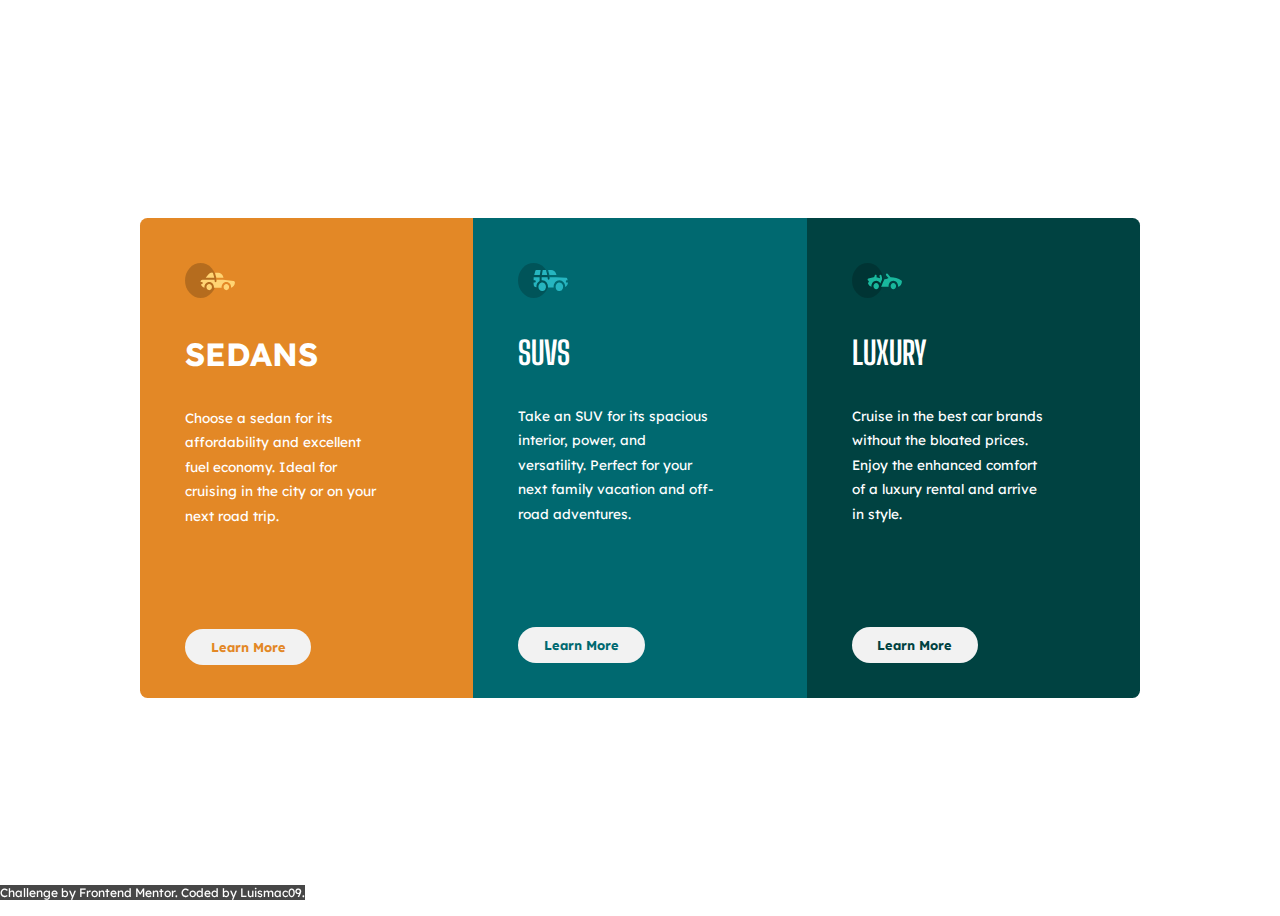
<file: 3-column-preview-card-component-main/index.html>
<!DOCTYPE html>
<html lang="en">
  <head>
    <meta charset="UTF-8" />
    <meta name="viewport" content="width=device-width, initial-scale=1.0" />
    <link
      rel="icon"
      type="image/png"
      sizes="32x32"
      href="./images/favicon-32x32.png"
    />
    <title>Frontend Mentor | 3-column preview card component</title>
    <link rel="stylesheet" href="css/styles.css" />
  </head>
  <body>
    <main class="wrapper">
      <div class="card">
        <div
          class="column column--bright-orange border-radius-top border-radius-left"
        >
          <figure class="card__icons no-margin">
            <img class="card__img" src="images/icon-sedans.svg" alt="icon" />
          </figure>
          <h1 class="card__title">Sedans</h1>
          <p class="card__text">
            Choose a sedan for its affordability and excellent fuel economy.
            Ideal for cruising in the city or on your next road trip.
          </p>
          <a class="button button--bright-orange" href="#">learn more</a>
        </div>
        <div class="column column--dark-cyan">
          <figure class="card__icons no-margin">
            <img class="card__img" src="images/icon-suvs.svg" alt="icon" />
          </figure>
          <h2 class="card__title">SUVs</h2>
          <p class="card__text">
            Take an SUV for its spacious interior, power, and versatility.
            Perfect for your next family vacation and off-road adventures.
          </p>
          <a class="button button--dark-cyan" href="#">learn more</a>
        </div>
        <div
          class="column column--very-dark-cyan border-radius-bottom border-radius-right"
        >
          <figure class="card__icons no-margin">
            <img class="card__img" src="images/icon-luxury.svg" alt="icon" />
          </figure>
          <h2 class="card__title">Luxury</h2>
          <p class="card__text">
            Cruise in the best car brands without the bloated prices. Enjoy the
            enhanced comfort of a luxury rental and arrive in style.
          </p>
          <a class="button button--very-dark-cyan" href="#">learn more</a>
        </div>
      </div>
    </main>

    <footer
      style="
        font-size: 0.75rem;
        background-color: hsl(0, 0%, 20%, 0.9);
        color: #fff;
        position: fixed;
        bottom: 0;
        left: 0;
      "
    >
      Challenge by
      <a href="https://www.frontendmentor.io?ref=challenge" target="_blank"
        >Frontend Mentor</a
      >. Coded by Luismac09.
    </footer>
  </body>
</html>
</file>
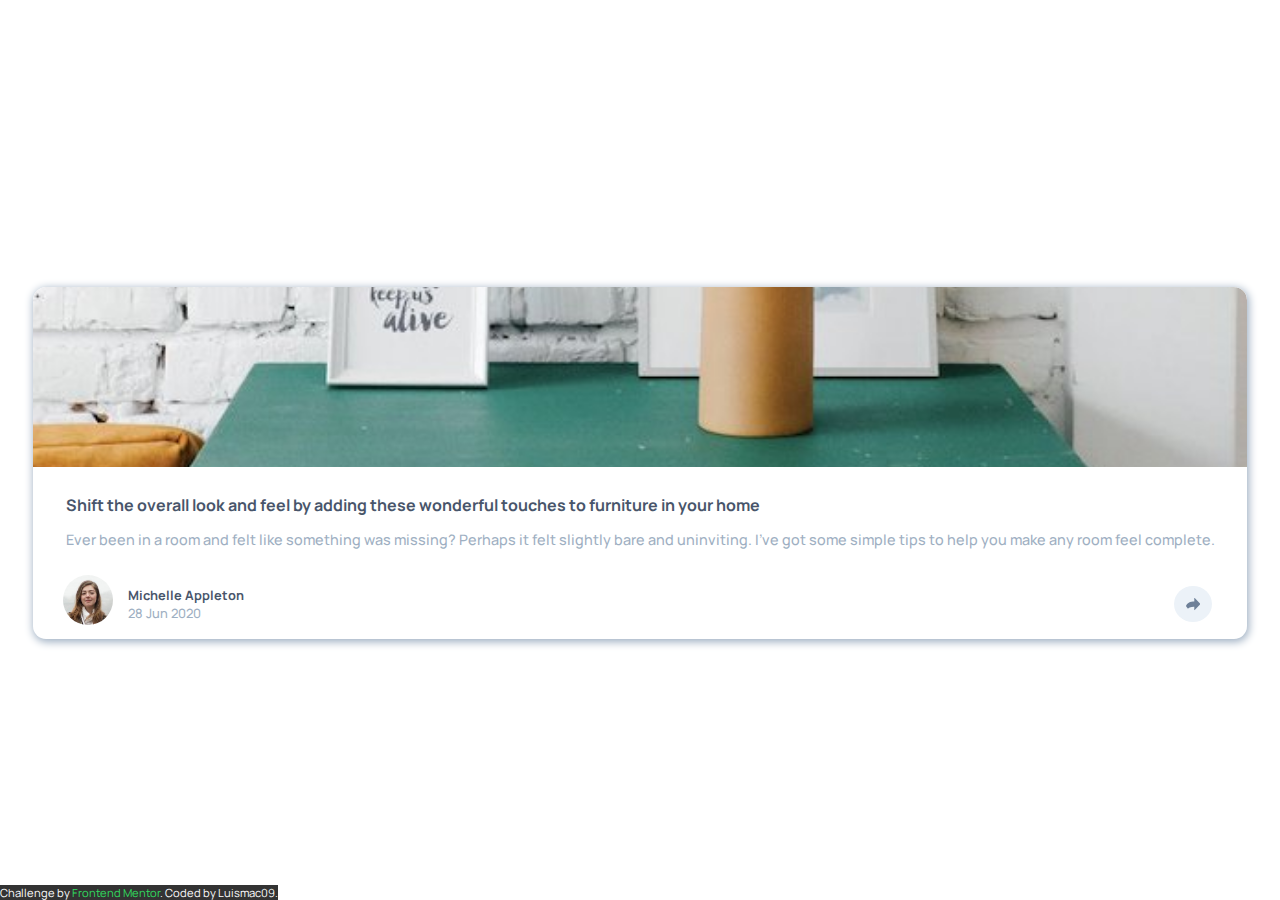
<file: article-preview-component-master/index.html>
<!DOCTYPE html>
<html lang="en">
  <head>
    <meta charset="UTF-8" />
    <meta name="viewport" content="width=device-width, initial-scale=1.0" />
    <link
      rel="icon"
      type="image/png"
      sizes="32x32"
      href="./images/favicon-32x32.png"
    />
    <title>Frontend Mentor | Article preview component</title>
    <link rel="preconnect" href="https://fonts.googleapis.com" />
    <link rel="preconnect" href="https://fonts.gstatic.com" crossorigin />
    <link
      href="https://fonts.googleapis.com/css2?family=Manrope:wght@500;700&display=swap"
      rel="stylesheet"
    />
    <link rel="stylesheet" href="css/styles.css" />
    <script src="js/scripts.js" defer></script>
  </head>
  <body>
    <main class="wrapper">
      <article class="card">
        <div class="container-img">
          <img class="card__img" src="images/drawers.jpg" alt="drawers" />
        </div>

        <div class="column column--right">
          <div class="card__body">
            <h1 class="card__title">
              Shift the overall look and feel by adding these wonderful touches
              to furniture in your home
            </h1>
            <p class="card__text">
              Ever been in a room and felt like something was missing? Perhaps
              it felt slightly bare and uninviting. I’ve got some simple tips to
              help you make any room feel complete.
            </p>
          </div>

          <section class="profile" id="profile">
            <div class="flex">
              <img
                class="profile__photo"
                src="images/avatar-michelle.jpg"
                alt="michelle"
              />
              <h2 class="profile__name">
                Michelle Appleton <span class="profile__date">28 Jun 2020</span>
              </h2>
            </div>

            <svg
              class="profile__icon-share"
              id="iconsvg"
              xmlns="http://www.w3.org/2000/svg"
              width="15"
              height="13"
            >
              <path
                id="iconpath"
                class="icon-path"
                fill="#6E8098"
                d="M15 6.495L8.766.014V3.88H7.441C3.33 3.88 0 7.039 0 10.936v2.049l.589-.612C2.59 10.294 5.422 9.11 8.39 9.11h.375v3.867L15 6.495z"
              />
            </svg>

            <nav id="share" class="social-icons flex">
              <p class="social-icons__text">Share</p>
              <a class="social-icons__link" href="#"
                ><img src="images/icon-facebook.svg" alt="icon-facebook"
              /></a>
              <a class="social-icons__link" href="#"
                ><img src="images/icon-twitter.svg" alt="icon-twitter"
              /></a>
              <a class="social-icons__link" href="#"
                ><img src="images/icon-pinterest.svg" alt="icon-pinterest"
              /></a>
            </nav>
          </section>
        </div>
      </article>
    </main>

    <footer
      class="attribution"
      style="
        background: #333;
        color: white;
        position: fixed;
        bottom: 0;
        left: 0;
        font-size: 0.7rem;
      "
    >
      Challenge by
      <a
        style="color: rgb(49, 221, 95); text-decoration: none"
        href="https://www.frontendmentor.io?ref=challenge"
        target="_blank"
        >Frontend Mentor</a
      >. Coded by Luismac09.
    </footer>
  </body>
</html>
</file>
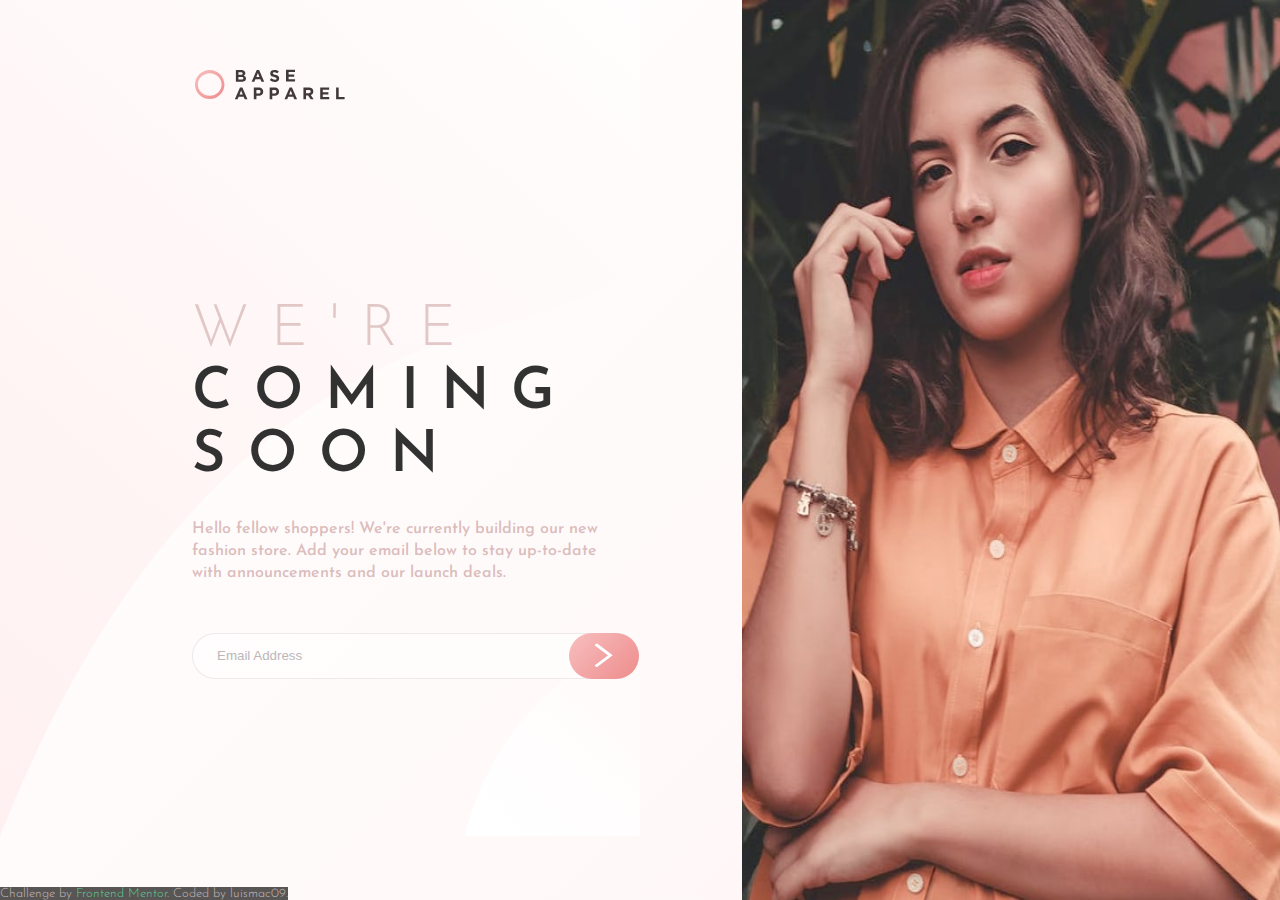
<file: base-apparel-coming-soon-master/index.html>
<!DOCTYPE html>
<html lang="en">
<head>
  <meta charset="UTF-8">
  <meta name="viewport" content="width=device-width, initial-scale=1.0">
  <link rel="icon" type="image/png" sizes="32x32" href="./images/favicon-32x32.png">
  <title>Frontend Mentor | Base Apparel coming soon page</title>
  <link rel="preconnect" href="https://fonts.googleapis.com">
  <link rel="preconnect" href="https://fonts.gstatic.com" crossorigin>
  <link href="https://fonts.googleapis.com/css2?family=Josefin+Sans:wght@300;400;600&display=swap" rel="stylesheet">
  <link rel="stylesheet" href="css/styles.css">
  <script src="js/scripts.js" defer></script>
</head>
<body>
  
  <div class="wrapper">
      <main class="notice">
        <header class="notice__header">
          <img class="logo" src="images/logo.svg" alt="logo">
        </header>
        <picture class="hero">
          <source srcset="images/hero-desktop.jpg" media="(min-width: 992px)">
          <img class="hero__img" src="images/hero-mobile.jpg" alt="photo-girl">
        </picture>
        <section class="notice__body">
            <h2 class="notice__title title"><span class="title__word">We're</span> coming soon</h2>
            <p class="notice__text"> Hello fellow shoppers! We're currently building our new fashion store. Add your email below to stay up-to-date with announcements and our launch deals.</p>
            <form id="form" class="form">
              <button id="button" class="button  form__button">
                <img class="icon-arrow "  src="images/icon-arrow.svg" alt="arrow">
              </button>
              <img class="icon-error" id="icon-error" src="images/icon-error.svg" alt="icon-error">
              <input class="form__input" type="email" id="email" placeholder="Email Address" />
              <span id="msg-error" class="msg-error">Please provide a valid email</span>
            </form>
        </section>
      </main>
  </div>

 

  <footer style="position:fixed;z-index:20;left:0;bottom:0;background-color:rgb(88, 85, 85);font-weight: 300">
    <p style="margin:0;font-size: .8rem; color:rgb(197, 186, 186)">
      Challenge by <a style="text-decoration:none;color:rgb(95, 204, 144)" href="https://www.frontendmentor.io?ref=challenge" target="_blank">Frontend Mentor</a>. Coded by luismac09.
    </p>
  </footer>
</body>
</html>
</file>
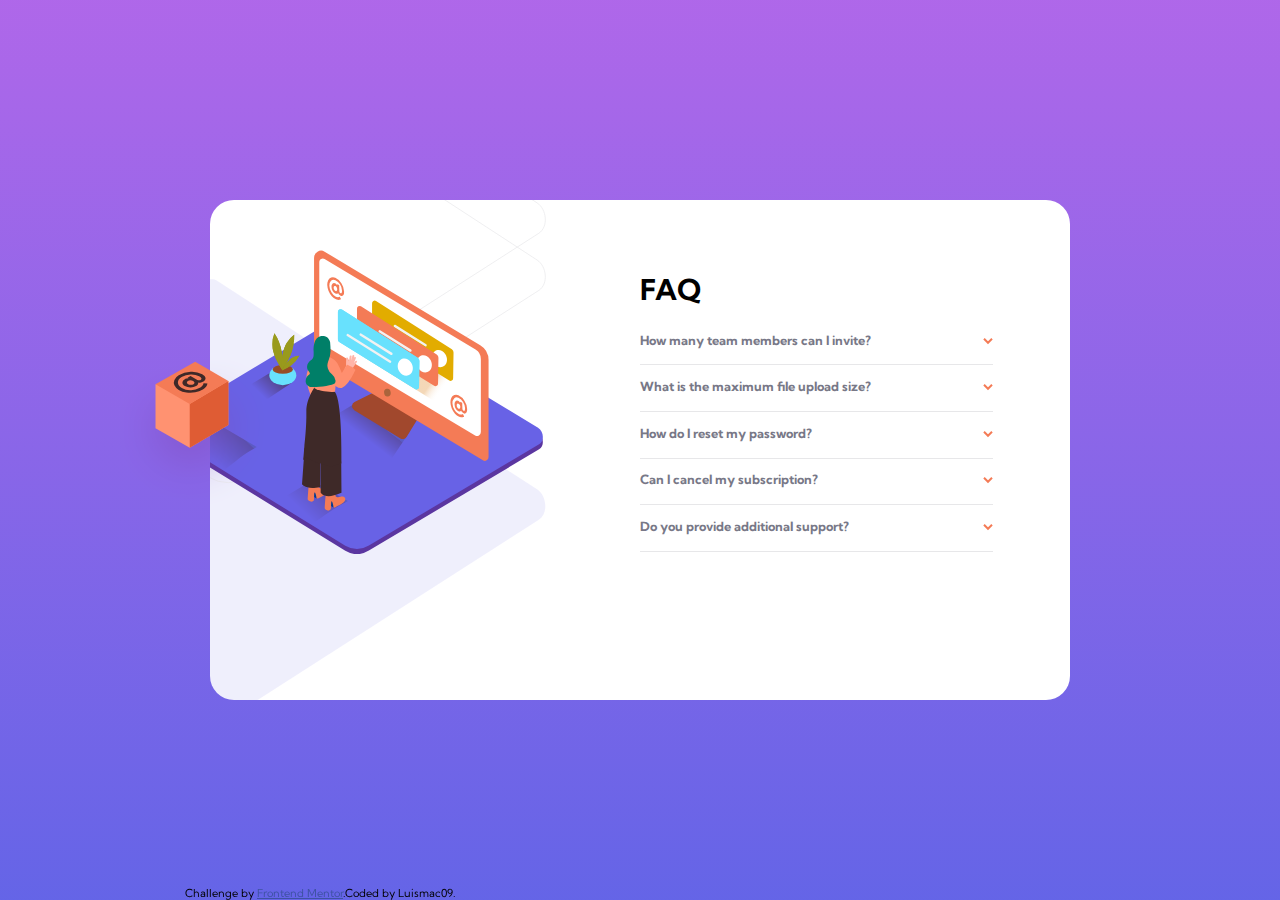
<file: faq-accordion-card-main/index.html>
<!DOCTYPE html>
<html lang="en">
  <head>
    <meta charset="UTF-8" />
    <meta name="viewport" content="width=device-width, initial-scale=1.0" />
    <link
      rel="icon"
      type="image/png"
      sizes="32x32"
      href="./images/favicon-32x32.png"
    />
    <title>Frontend Mentor | FAQ Accordion Card</title>
    <link rel="preconnect" href="https://fonts.googleapis.com" />
    <link rel="preconnect" href="https://fonts.gstatic.com" crossorigin />
    <link
      href="https://fonts.googleapis.com/css2?family=Kumbh+Sans:wght@400;700&display=swap"
      rel="stylesheet"
    />
    <link rel="stylesheet" href="css/styles.css" />
    <script src="js/scripts.js" defer></script>
  </head>
  <body>
    <div class="wrapper">
      <main class="faq-card">
        <div class="row">
          <div class="column">
            <picture class="img-container">
              <source
                srcset="images/illustration-woman-online-desktop.svg"
                media="(min-width: 992px)"
              />
              <img
                class="faq-card__img"
                src="images/illustration-woman-online-mobile.svg"
                alt="woman-online"
              />
            </picture>
          </div>
          <div class="column">
            <header class="faq-card__header">
              <h2 class="faq-card__title">FAQ</h2>
            </header>
            <div class="faq-card__body">
              <ul class="faq-list" id="accordion">
                <li class="faq-list__item">
                  <article class="faq-card__content">
                    <h3 class="faq-card__question">
                      How many team members can I invite?
                      <span class="icon-container">
                        <img
                          class="icon-arrow"
                          src="images/icon-arrow-down.svg"
                          alt="icon-arrow"
                        />
                      </span>
                    </h3>
                    <p class="faq-card__answer">
                      You can invite up to 2 additional users on the Free plan.
                      There is no limit on team members for the Premium plan.
                    </p>
                  </article>
                </li>
                <li class="faq-list__item">
                  <article class="faq-card__content">
                    <h3 class="faq-card__question">
                      What is the maximum file upload size?<span
                        class="icon-container"
                      >
                        <img
                          class="icon-arrow"
                          src="images/icon-arrow-down.svg"
                          alt="icon-arrow"
                        />
                      </span>
                    </h3>
                    <p class="faq-card__answer">
                      No more than 2GB. All files in your account must fit your
                      allotted storage space.
                    </p>
                  </article>
                </li>
                <li class="faq-list__item">
                  <article class="faq-card__content">
                    <h3 class="faq-card__question">
                      How do I reset my password?<span class="icon-container">
                        <img
                          class="icon-arrow"
                          src="images/icon-arrow-down.svg"
                          alt="icon-arrow"
                        />
                      </span>
                    </h3>
                    <p class="faq-card__answer">
                      Click “Forgot password” from the login page or “Change
                      password” from your profile page. A reset link will be
                      emailed to you.
                    </p>
                  </article>
                </li>
                <li class="faq-list__item">
                  <article class="faq-card__content">
                    <h3 class="faq-card__question">
                      Can I cancel my subscription?<span class="icon-container">
                        <img
                          class="icon-arrow"
                          src="images/icon-arrow-down.svg"
                          alt="icon-arrow"
                        />
                      </span>
                    </h3>
                    <p class="faq-card__answer">
                      Yes! Send us a message and we’ll process your request no
                      questions asked.
                    </p>
                  </article>
                </li>
                <li class="faq-list__item">
                  <article class="faq-card__content">
                    <h3 class="faq-card__question">
                      Do you provide additional support?<span
                        class="icon-container"
                      >
                        <img
                          class="icon-arrow"
                          src="images/icon-arrow-down.svg"
                          alt="icon-arrow"
                        />
                      </span>
                    </h3>
                    <p class="faq-card__answer">
                      Chat and email support is available 24/7. Phone lines are
                      open during normal business hours.
                    </p>
                  </article>
                </li>
              </ul>
            </div>
          </div>
        </div>
      </main>
    </div>

    <div class="attribution">
      Challenge by
      <a
        class="attribution__link"
        href="https://www.frontendmentor.io?ref=challenge"
        target="_blank"
        >Frontend Mentor</a
      >.Coded by Luismac09.
    </div>
  </body>
</html>
</file>
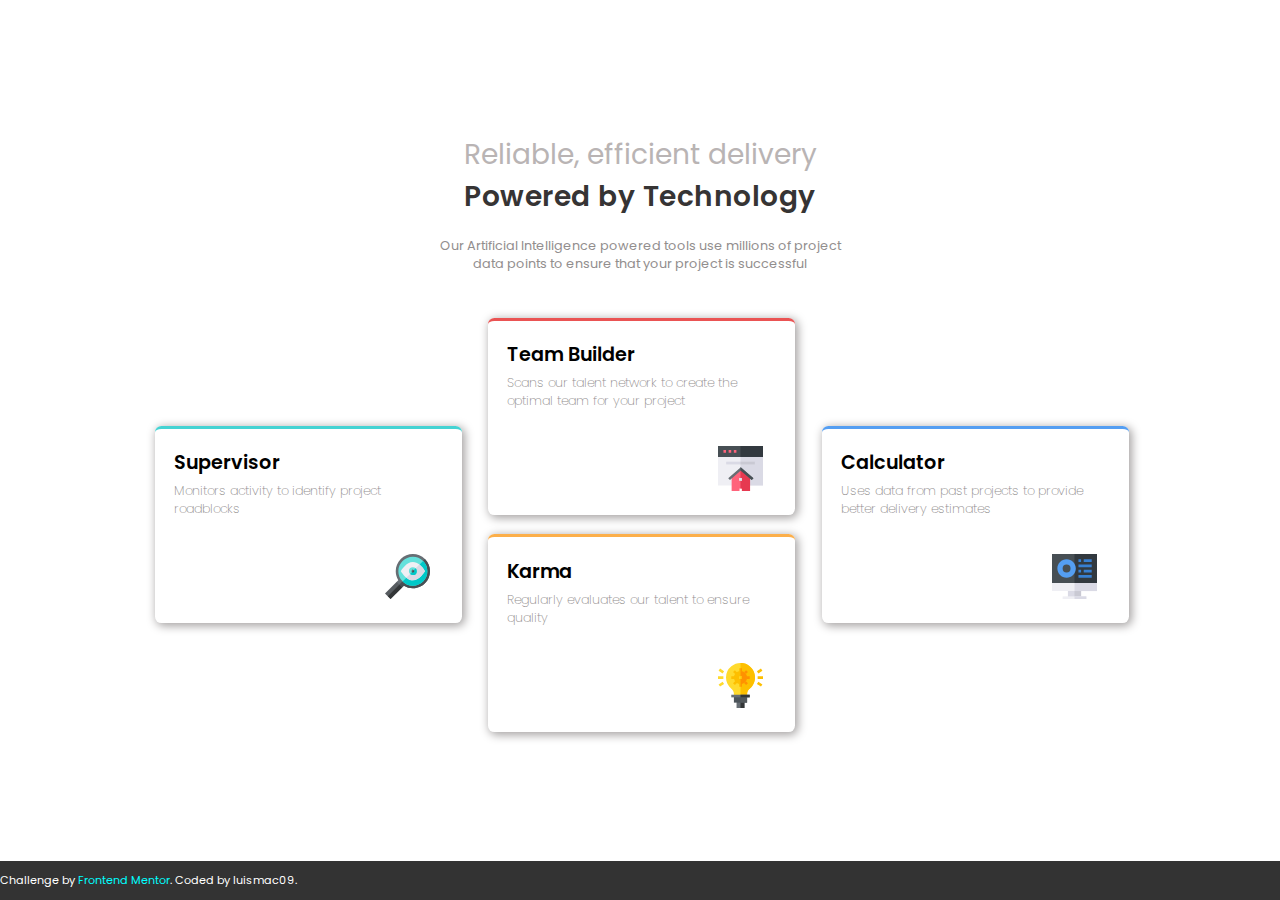
<file: four-card-feature-section-master/index.html>
<!DOCTYPE html>
<html lang="en">
  <head>
    <meta charset="UTF-8" />
    <meta name="viewport" content="width=device-width, initial-scale=1.0" />
    <link
      rel="icon"
      type="image/png"
      sizes="32x32"
      href="./images/favicon-32x32.png"
    />
    <title>Frontend Mentor | Four card feature section</title>
    <link rel="preconnect" href="https://fonts.googleapis.com" />
    <link rel="preconnect" href="https://fonts.gstatic.com" crossorigin />
    <link
      href="https://fonts.googleapis.com/css2?family=Poppins:wght@200;400;600&display=swap"
      rel="stylesheet"
    />
    <link rel="stylesheet" href="css/styles.css" />
  </head>
  <body>
    <main class="wrapper">
      <section class="section">
        <header class="section__header">
          <h1 class="section__title">
            Reliable, efficient delivery
            <span class="section__subtitle">Powered by Technology</span>
          </h1>
          <p class="section__text">
            Our Artificial Intelligence powered tools use millions of project
            data points to ensure that your project is successful
          </p>
        </header>
        <div class="section__body">
          <div class="column column--left">
            <article class="card card--cyan">
              <h2 class="card__title">Supervisor</h2>
              <p class="card__text">
                Monitors activity to identify project roadblocks
              </p>
              <img
                class="card__img"
                src="images/icon-supervisor.svg"
                alt="lupa"
              />
            </article>
          </div>
          <div class="column">
            <article class="card card--red">
              <h2 class="card__title">Team Builder</h2>
              <p class="card__text">
                Scans our talent network to create the optimal team for your
                project
              </p>
              <img
                class="card__img"
                src="images/icon-team-builder.svg"
                alt="team-builder"
              />
            </article>

            <article class="card card--orange">
              <h2 class="card__title">Karma</h2>
              <p class="card__text">
                Regularly evaluates our talent to ensure quality
              </p>
              <img class="card__img" src="images/icon-karma.svg" alt="karma" />
            </article>
          </div>

          <div class="column column--right">
            <article class="card card--blue">
              <h2 class="card__title">Calculator</h2>
              <p class="card__text">
                Uses data from past projects to provide better delivery
                estimates
              </p>
              <img
                class="card__img"
                src="images/icon-calculator.svg"
                alt="calculator"
              />
            </article>
          </div>
        </div>
      </section>
    </main>

    <footer
      style="
        position: fixed;
        bottom: 0;
        left: 0;
        width: 100%;
        font-size: 0.7rem;
        color: #fff;
        background-color: #333;
        margin: 0;
      "
    >
      <p>
        Challenge by
        <a
          style="text-decoration: none; color: aqua"
          href="https://www.frontendmentor.io?ref=challenge"
          target="_blank"
          >Frontend Mentor</a
        >. Coded by luismac09.
      </p>
    </footer>
  </body>
</html>
</file>
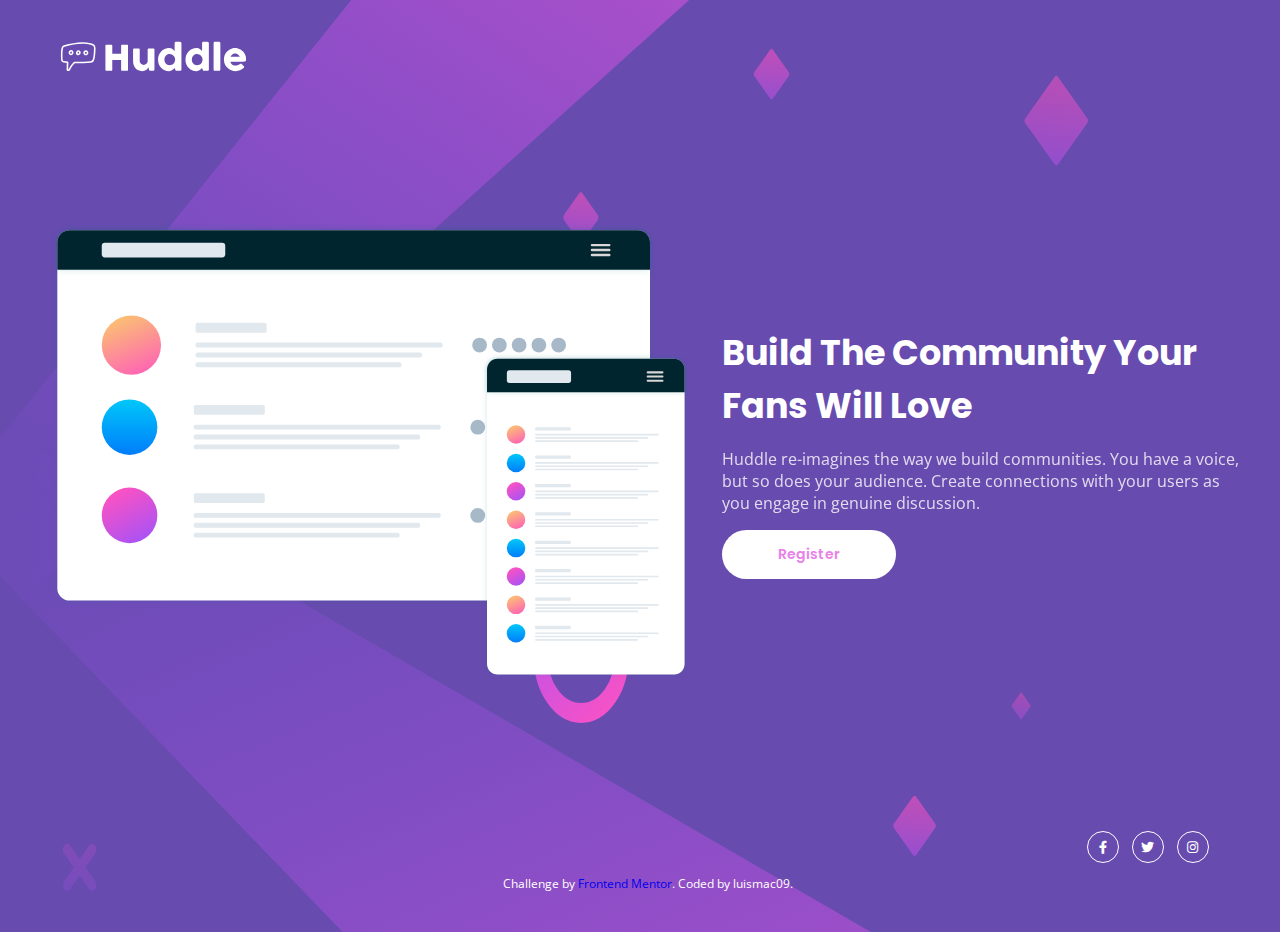
<file: huddle-landing-page-with-single-introductory-section-master/index.html>
<!DOCTYPE html>
<html lang="en">
  <head>
    <meta charset="UTF-8" />
    <meta name="viewport" content="width=device-width, initial-scale=1.0" />
    <link
      rel="icon"
      type="image/png"
      sizes="32x32"
      href="./images/favicon-32x32.png"
    />
    <title>
      Frontend Mentor | Huddle landing page with single introductory section
    </title>
    <link
      rel="stylesheet"
      href="https://cdnjs.cloudflare.com/ajax/libs/font-awesome/6.0.0/css/all.min.css"
      integrity="sha512-9usAa10IRO0HhonpyAIVpjrylPvoDwiPUiKdWk5t3PyolY1cOd4DSE0Ga+ri4AuTroPR5aQvXU9xC6qOPnzFeg=="
      crossorigin="anonymous"
      referrerpolicy="no-referrer"
    />
    <link rel="preconnect" href="https://fonts.googleapis.com" />
    <link rel="preconnect" href="https://fonts.gstatic.com" crossorigin />
    <link
      href="https://fonts.googleapis.com/css2?family=Open+Sans&family=Poppins:wght@400;600&display=swap"
      rel="stylesheet"
    />
    <link rel="stylesheet" href="css/styles.css" />
  </head>
  <body>
    <main class="main">
      <header class="header">
        <h1 class="logo">
          <img class="logo__image" src="images/logo.svg" alt="logo" />
        </h1>
      </header>

      <section class="body">
        <div class="image-container">
          <img
            class="body__image"
            src="images/illustration-mockups.svg"
            alt="illustration-mockups"
          />
        </div>
        <div class="body__content">
          <h2 class="body__title">Build The Community Your Fans Will Love</h2>
          <p class="body__text">
            Huddle re-imagines the way we build communities. You have a voice,
            but so does your audience. Create connections with your users as you
            engage in genuine discussion.
          </p>
          <a href="#" class="button">Register</a>
        </div>
      </section>
      <footer class="footer">
        <div class="social">
          <div class="social__icon">
            <i class="fa-brands fa-facebook-f"></i>
          </div>
          <div class="social__icon">
            <i class="fa-brands fa-twitter"></i>
          </div>
          <div class="social__icon">
            <i class="fa-brands fa-instagram"></i>
          </div>
        </div>
        <p class="attribution">
          Challenge by
          <a href="https://www.frontendmentor.io?ref=challenge" target="_blank"
            >Frontend Mentor</a
          >. Coded by luismac09.
        </p>
      </footer>
    </main>
  </body>
</html>
</file>
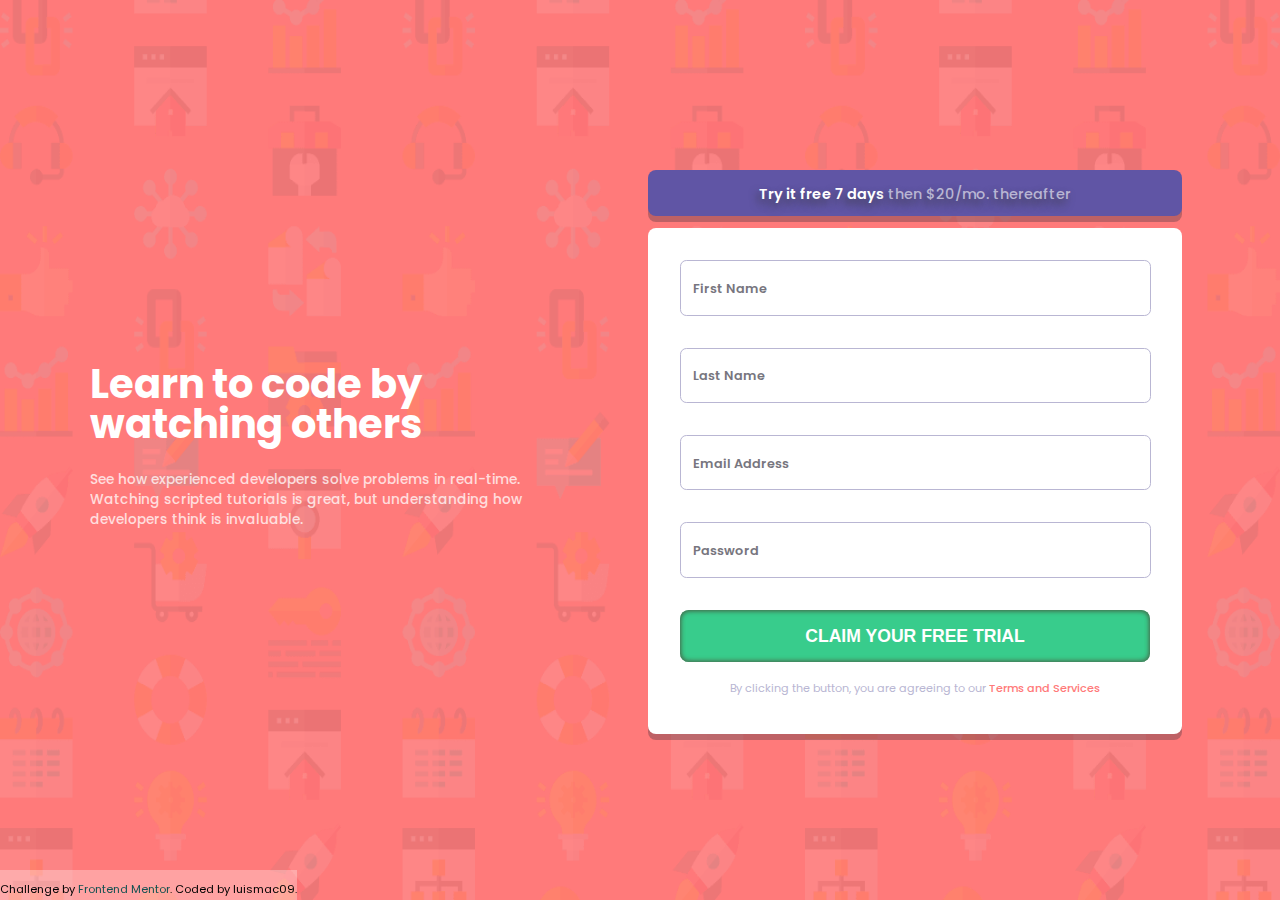
<file: intro-component-with-signup-form-master/index.html>
<!DOCTYPE html>
<html lang="en">
  <head>
    <meta charset="UTF-8" />
    <meta name="viewport" content="width=device-width, initial-scale=1.0" />
    <link
      rel="icon"
      type="image/png"
      sizes="32x32"
      href="./images/favicon-32x32.png"
    />
    <title>Frontend Mentor | Intro component with sign up form</title>
    <link rel="preconnect" href="https://fonts.googleapis.com" />
    <link rel="preconnect" href="https://fonts.gstatic.com" crossorigin />
    <link
      href="https://fonts.googleapis.com/css2?family=Poppins:wght@400;500;600;700&display=swap"
      rel="stylesheet"
    />
    <link rel="stylesheet" type="text/css" href="css/styles.css" />
    <script src="js/scripts.js" defer></script>
  </head>
  <body class="bg-intro">
    <main class="wrapper">
      <section class="intro">
        <div class="row">
          <div class="column">
            <header class="intro__header">
              <h1 class="intro__title">Learn to code by watching others</h1>
            </header>
            <div class="intro__body">
              <p class="intro__text">
                See how experienced developers solve problems in real-time.
                Watching scripted tutorials is great, but understanding how
                developers think is invaluable.
              </p>
            </div>
          </div>
          <div class="column">
            <article class="intro__signup">
              <div class="phrase-container">
                <h2 class="phrase">
                  <span class="phrase__accent">Try it free 7 days</span> then
                  $20/mo. thereafter
                </h2>
              </div>
              <form id="form" class="form intro__form">
                <div class="form__field">
                  <label class="form__label" for="firstname">First Name</label>
                  <input class="form__input" type="text" id="firstname" />
                  <img
                    class="error-icon"
                    src="images/icon-error.svg"
                    alt="error-icon"
                  />
                  <span class="error-text">First Name cannot be empty</span>
                </div>
                <div class="form__field">
                  <label class="form__label" for="lastname">Last Name</label>
                  <input class="form__input" type="text" id="lastname" />
                  <img
                    class="error-icon"
                    src="images/icon-error.svg"
                    alt="error-icon"
                  />
                  <span class="error-text">Last Name cannot be empty</span>
                </div>
                <div class="form__field">
                  <label class="form__label" for="email">Email Address</label>
                  <input class="form__input" type="email" id="email" />
                  <img
                    class="error-icon"
                    src="images/icon-error.svg"
                    alt="error-icon"
                  />
                  <span class="error-text"
                    >Looks like this is not an email</span
                  >
                </div>
                <div class="form__field">
                  <label class="form__label" for="password">Password</label>
                  <input class="form__input" type="password" id="password" />
                  <img
                    class="error-icon"
                    src="images/icon-error.svg"
                    alt="error-icon"
                  />
                  <span class="error-text">password cannot be empty</span>
                </div>
                <div class="form__field form__field--mb0">
                  <input
                    class="form__submit"
                    id="send"
                    type="submit"
                    value="Claim your free trial"
                  />
                </div>
              </form>
              <p class="agree">
                By clicking the button, you are agreeing to our
                <a href="#" class="agree__link">Terms and Services</a>
              </p>
            </article>
          </div>
        </div>
      </section>

      <footer
        style="
          position: fixed;
          bottom: 0;
          left: 0;
          font-size: 0.7rem;
          background-color: hsl(0, 0%, 100%, 0.3);
        "
      >
        <p style="margin-bottom: 0.2em">
          Challenge by
          <a
            style="text-decoration: none; color: rgb(20, 82, 82)"
            href="https://www.frontendmentor.io?ref=challenge"
            target="_blank"
            >Frontend Mentor</a
          >. Coded by luismac09.
        </p>
      </footer>
    </main>
  </body>
</html>
</file>
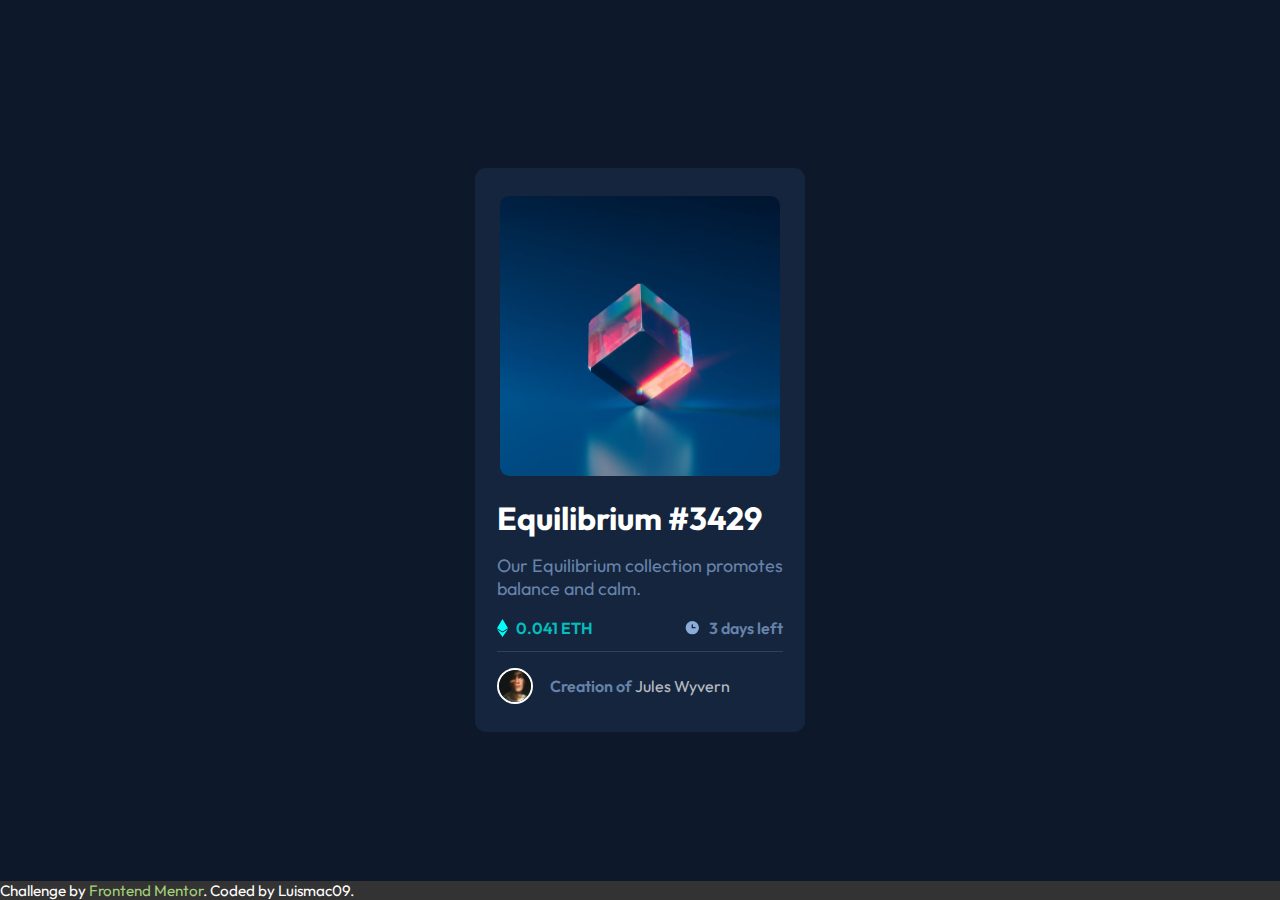
<file: nft-preview-card-component-main/index.html>
<!DOCTYPE html>
<html lang="en">
  <head>
    <meta charset="UTF-8" />
    <meta name="viewport" content="width=device-width, initial-scale=1.0" />
    <link
      rel="icon"
      type="image/png"
      sizes="32x32"
      href="./images/favicon-32x32.png"
    />
    <title>Frontend Mentor | NFT preview card component</title>
    <link rel="preconnect" href="https://fonts.googleapis.com" />
    <link rel="preconnect" href="https://fonts.gstatic.com" crossorigin />
    <link
      href="https://fonts.googleapis.com/css2?family=Outfit:wght@300;400;600&display=swap"
      rel="stylesheet"
    />
    <link rel="stylesheet" href="css/styles.css" />
  </head>
  <body>
    <main class="main">
      <div class="wrapper">
        <article class="card">
          <figure class="card__figure">
            <img
              class="card__img"
              src="images/image-equilibrium.jpg"
              alt="Equilibrium"
            />
            <img class="icon-view" src="images/icon-view.svg" alt="view" />
          </figure>
          <div class="card__main-content">
            <header>
              <h1 class="title card__title">
                Equilibrium <span class="title__cod">#3429</span>
              </h1>
            </header>
            <p class="card__description">
              Our Equilibrium collection promotes balance and calm.
            </p>
            <div class="row">
              <div class="column">
                <img
                  class="icon icon-ethereum"
                  src="images/icon-ethereum.svg"
                  alt="icon-ethereum"
                />
                <p class="card__eth no-margin">0.041 ETH</p>
              </div>
              <div class="column">
                <img
                  class="icon icon-clock"
                  src="images/icon-clock.svg"
                  alt="clock"
                />
                <p class="card__days no-margin">3 days left</p>
              </div>
            </div>
            <footer class="card__footer">
              <div class="row row--footer">
                <img
                  class="card__avatar"
                  src="images/image-avatar.png"
                  alt="avatar"
                />
                <p class="card__copy no-margin">
                  Creation of <span class="card__creator">Jules Wyvern</span>
                </p>
              </div>
            </footer>
          </div>
        </article>
      </div>
    </main>

    <footer
      style="
        position: fixed;
        bottom: 0;
        background-color: #333;
        color: #fff;
        font-size: 0.95rem;
        width: 100%;
      "
    >
      Challenge by
      <a
        style="text-decoration: none; color: rgb(165, 207, 123)"
        href="https://www.frontendmentor.io?ref=challenge"
        target="_blank"
        >Frontend Mentor</a
      >. Coded by Luismac09.
    </footer>
  </body>
</html>
</file>
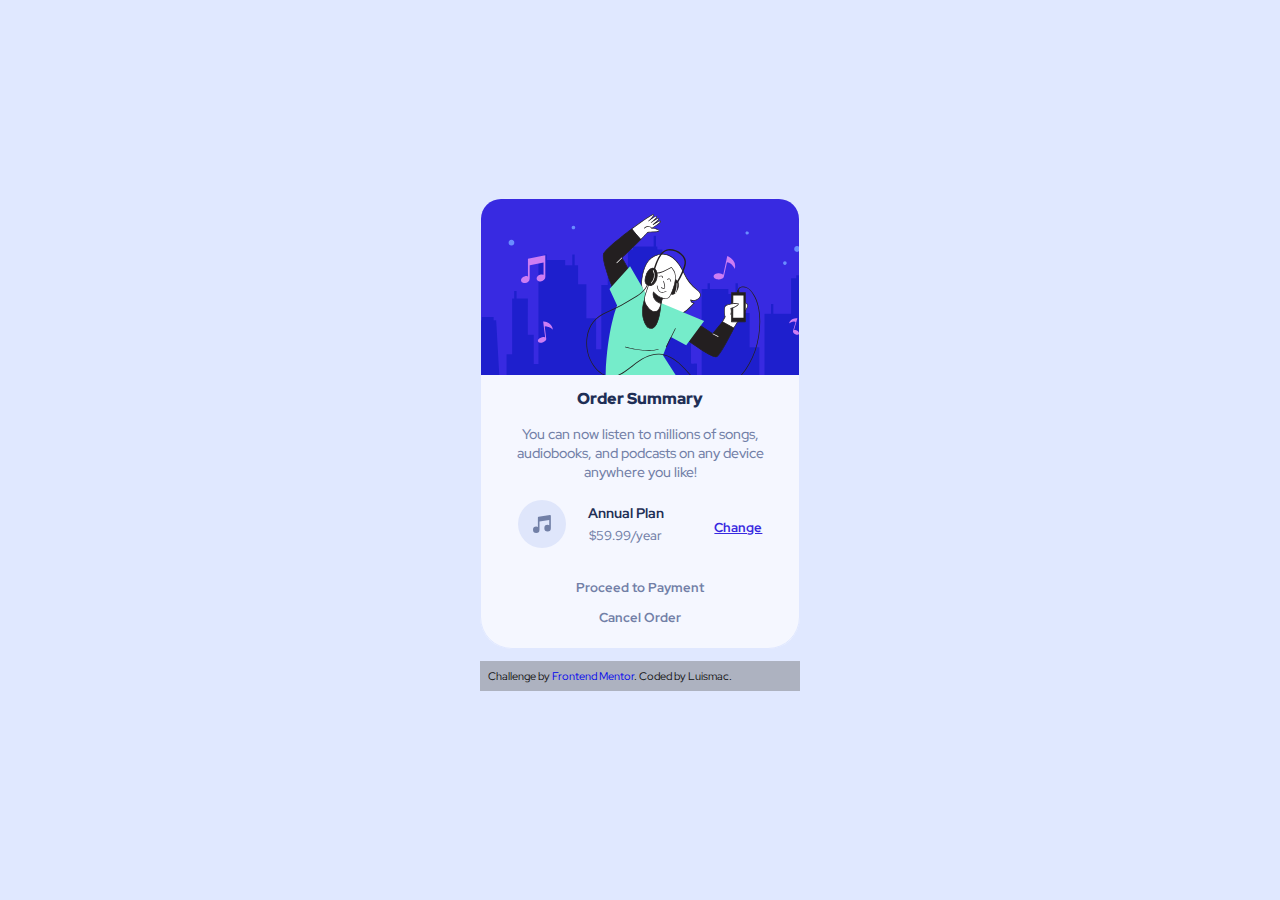
<file: order-summary-component-main/index.html>
<!DOCTYPE html>
<html lang="en">
  <head>
    <meta charset="UTF-8" />
    <meta name="viewport" content="width=device-width, initial-scale=1.0" />
    <link
      rel="icon"
      type="image/png"
      sizes="32x32"
      href="./images/favicon-32x32.png"
    />
    <link rel="stylesheet" href="css/styles.css" />
    <title>Frontend Mentor | Order summary card</title>
  </head>
  <body>
    <main class="main">
      <div class="main__inner">
        <div class="card">
          <div class="card__header"></div>
          <div class="card__body">
            <section class="card__summary">
              <h2 class="card__title">Order Summary</h2>
              <p>
                You can now listen to millions of songs, audiobooks, and
                podcasts on any device anywhere you like!
              </p>
            </section>
            <div class="card__subscription">
              <div>
                <img src="images/icon-music.svg" alt="icon-music" />
              </div>
              <div class="card__details">
                <p class="card__plan">Annual Plan</p>
                <p class="card__price">$59.99/year</p>
              </div>
              <div class="card__button">
                <a class="card__link" href="#">Change</a>
              </div>
            </div>
          </div>
          <div class="card__footer">
            <a class="button" href="#">Proceed to Payment</a>
            <a class="button" href="#">Cancel Order</a>
          </div>
        </div>
      </div>
      <footer>
        <p
          style="
            font-size: 0.7rem;
            background: hsla(50, 10%, 20%, 0.3);
            color: rgb(17, 16, 16);
            padding: 0.5rem;
          "
        >
          Challenge by
          <a
            style="text-decoration: none"
            href="https://www.frontendmentor.io?ref=challenge"
            target="_blank"
            >Frontend Mentor</a
          >. Coded by Luismac.
        </p>
      </footer>
    </main>
  </body>
</html>
</file>
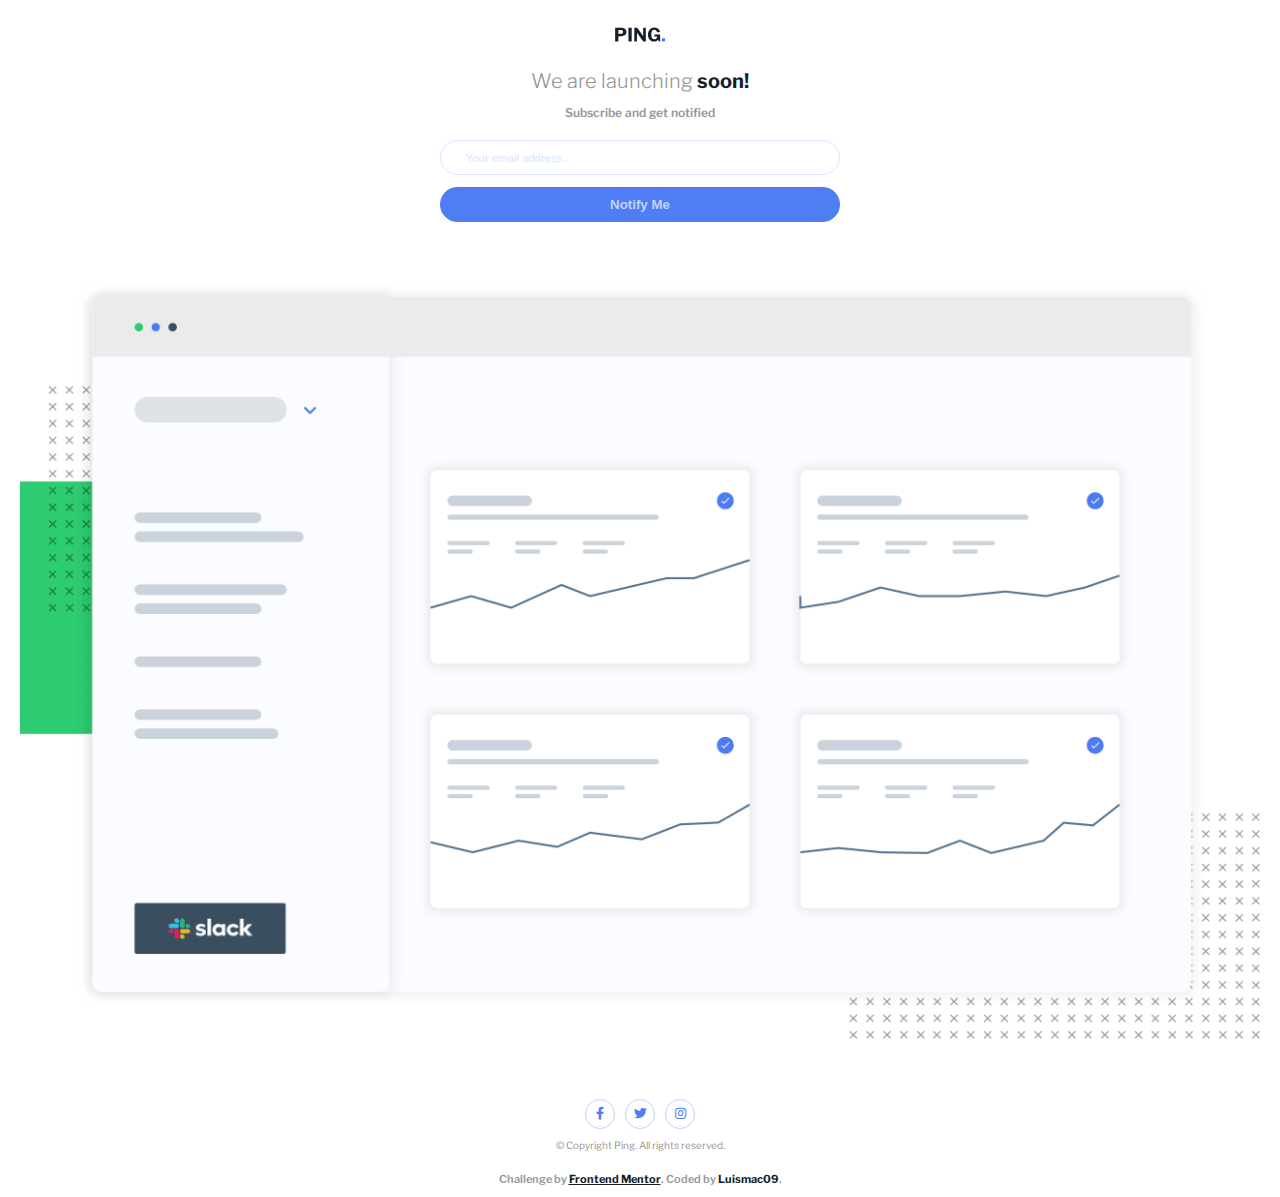
<file: ping-coming-soon-page-master/index.html>
<!DOCTYPE html>
<html lang="en">
  <head>
    <meta charset="UTF-8" />
    <meta name="viewport" content="width=device-width, initial-scale=1.0" />
    <link
      rel="icon"
      type="image/png"
      sizes="32x32"
      href="./images/favicon-32x32.png"
    />
    <title>Frontend Mentor | Ping coming soon page</title>
    <link rel="preconnect" href="https://fonts.googleapis.com" />
    <link rel="preconnect" href="https://fonts.gstatic.com" crossorigin />
    <link
      href="https://fonts.googleapis.com/css2?family=Libre+Franklin:wght@300;600;700&display=swap"
      rel="stylesheet"
    />
    <link
      rel="stylesheet"
      href="https://cdnjs.cloudflare.com/ajax/libs/font-awesome/6.0.0/css/all.min.css"
      integrity="sha512-9usAa10IRO0HhonpyAIVpjrylPvoDwiPUiKdWk5t3PyolY1cOd4DSE0Ga+ri4AuTroPR5aQvXU9xC6qOPnzFeg=="
      crossorigin="anonymous"
      referrerpolicy="no-referrer"
    />
    <link rel="stylesheet" href="css/styles.css" />
  </head>
  <body>
    <main class="main">
      <div class="wrapper">
        <section class="header">
          <h1 class="logo">
            <img class="logo__content" src="images/logo.svg" alt="logo" />
          </h1>
        </section>
        <section class="section">
          <h2 class="section__title">We are launching <span>soon!</span></h2>
          <p class="section__text">Subscribe and get notified</p>
        </section>
        <form class="form">
          <div class="form__field">
            <label for="email" class="form__label"
              ><input
                class="form__input"
                type="email"
                id="email"
                placeholder="Your email address..."
            /></label>
          </div>
          <button type="submit" class="button">Notify Me</button>
        </form>
        <div class="dashboard">
          <img
            class="dashboard__image"
            src="images/illustration-dashboard.png"
            alt="dashboard"
          />
        </div>
        <footer class="footer">
          <div class="social">
            <div class="social__icon">
              <i class="fa-brands fa-facebook-f"></i>
            </div>
            <div class="social__icon">
              <i class="fa-brands fa-twitter"></i>
            </div>
            <div class="social__icon">
              <i class="fa-brands fa-instagram"></i>
            </div>
          </div>
          <p class="copy">&copy; Copyright Ping. All rights reserved.</p>
        </footer>
      </div>
    </main>

    <footer>
      <p class="attribution">
        Challenge by
        <a
          class="attribution__link"
          href="https://www.frontendmentor.io?ref=challenge"
          target="_blank"
          >Frontend Mentor</a
        >. Coded by<span class="attribution__author"> Luismac09</span>.
      </p>
    </footer>
  </body>
</html>
</file>
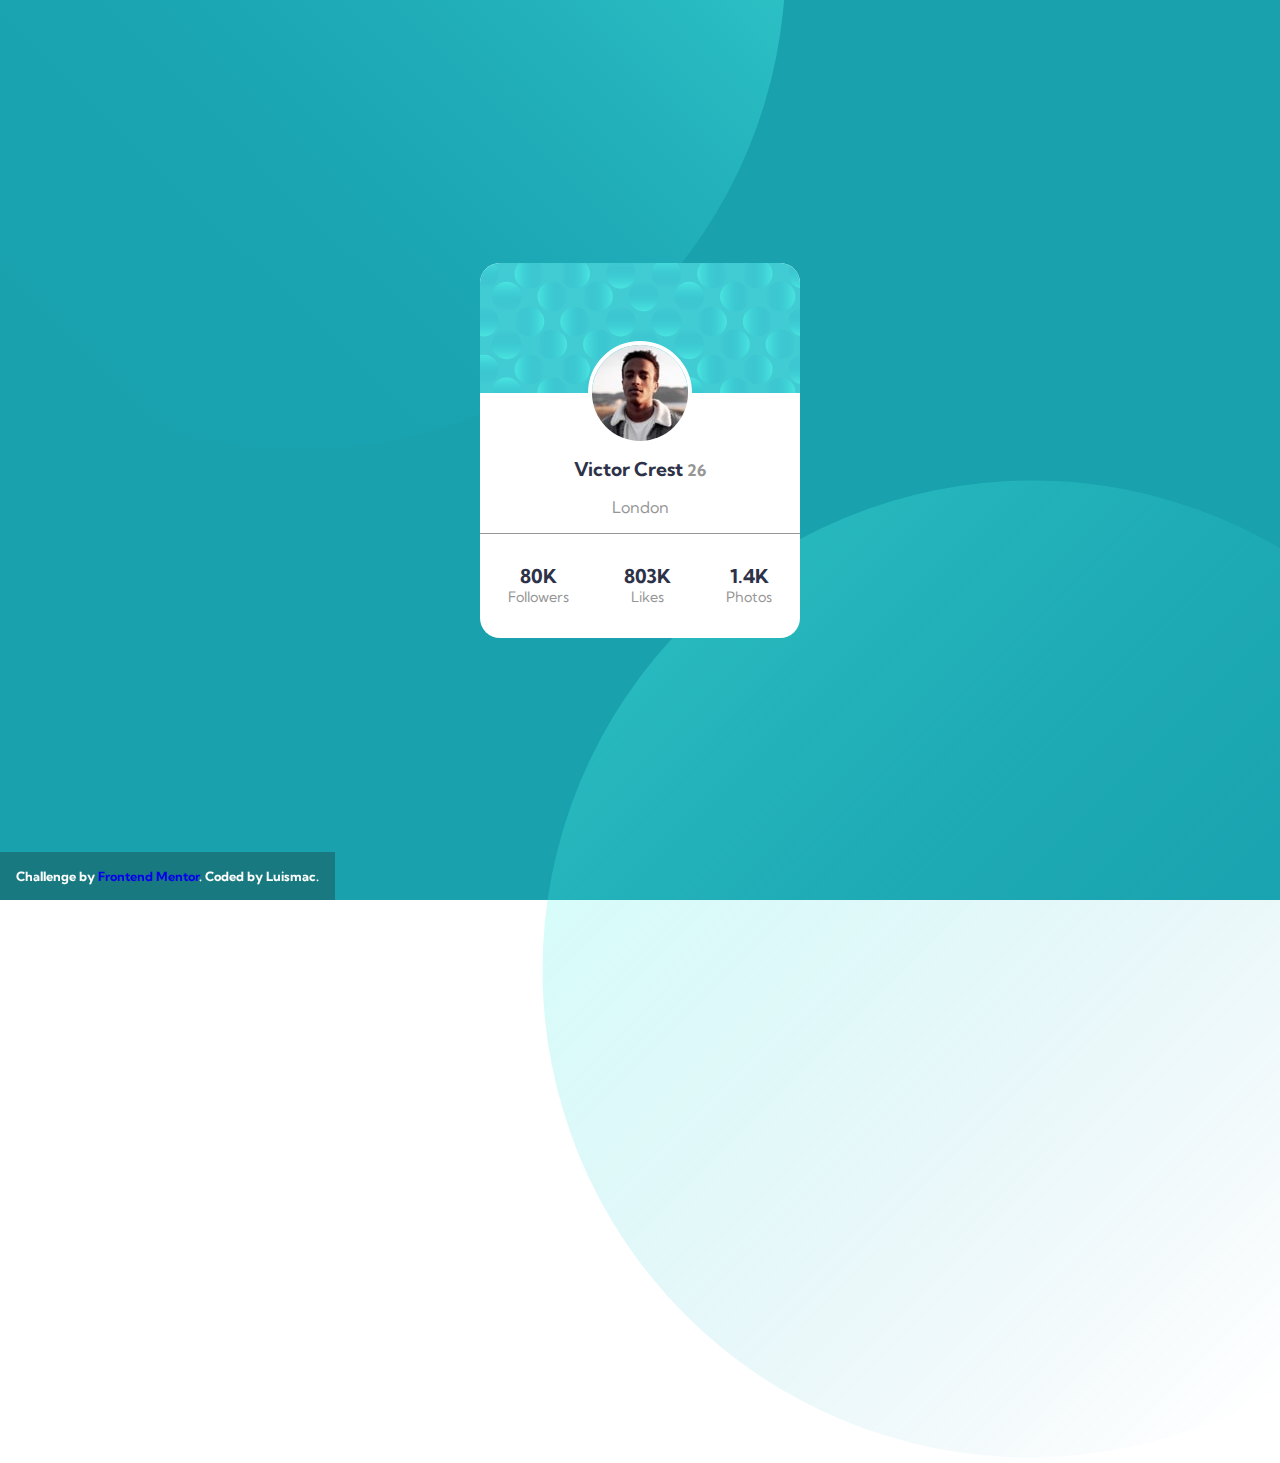
<file: profile-card-component-main/index.html>
<!DOCTYPE html>
<html lang="en">
  <head>
    <meta charset="UTF-8" />
    <meta name="viewport" content="width=device-width, initial-scale=1.0" />
    <link
      rel="icon"
      type="image/png"
      sizes="32x32"
      href="./images/favicon-32x32.png"
    />
    <link rel="stylesheet" href="css/styles.css" />
    <title>Frontend Mentor | Profile card component</title>
  </head>
  <body>
    <main class="main">
      <div class="main__inner">
        <div class="card">
          <div class="card__header">
            <img
              class="card__img"
              src="images/image-victor.jpg"
              alt="img-victor"
            />
          </div>
          <div class="card__info">
            <h1 class="card__name fz-s">
              <span class="color-dark fw-700 fz-m">Victor Crest</span> 26
            </h1>
            <p class="card__country">London</p>
          </div>
          <div class="card__stats">
            <p class="card__followers fw-400 fz-s">
              <span class="color-dark fw-700 fz-m">80K</span>Followers
            </p>
            <p class="card__thumbs-up fw-400 fz-s">
              <span class="color-dark fw-700 fz-m">803K</span>Likes
            </p>
            <p class="card__photos fw-400 fz-s">
              <span class="color-dark fw-700 fz-m">1.4K</span>Photos
            </p>
          </div>
        </div>
      </div>
    </main>
    <footer
      class="attribution"
      style="
        position: fixed;
        bottom: 0;
        padding: 1rem;
        background-color: hsla(50, 10%, 10%, 0.3);
        color: white;
        font-size: 0.8rem;
        font-weight: bold;
        text-align: center;
      "
    >
      Challenge by
      <a
        style="text-decoration: none"
        href="https://www.frontendmentor.io?ref=challenge"
        target="_blank"
        >Frontend Mentor</a
      >. Coded by Luismac.
    </footer>
  </body>
</html>
</file>
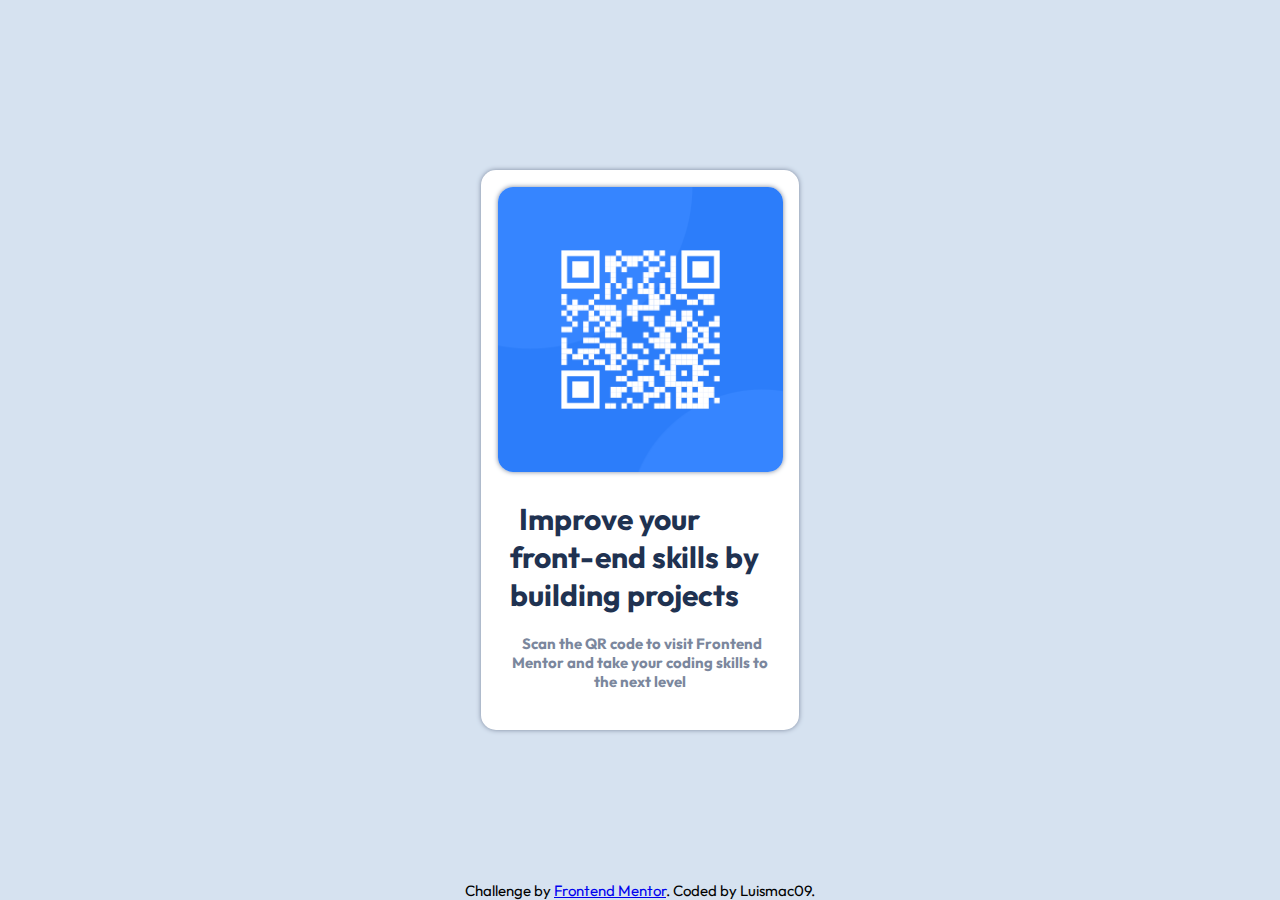
<file: qr-code-component-main/index.html>
<!DOCTYPE html>
<html lang="en">
  <head>
    <meta charset="UTF-8" />
    <meta name="viewport" content="width=device-width, initial-scale=1.0" />

    <link
      rel="icon"
      type="image/png"
      sizes="32x32"
      href="./images/favicon-32x32.png"
    />
    <title>Frontend Mentor | QR code component</title>
    <link rel="preconnect" href="https://fonts.googleapis.com" />
    <link rel="preconnect" href="https://fonts.gstatic.com" crossorigin />
    <link
      href="https://fonts.googleapis.com/css2?family=Outfit:wght@400;700&display=swap"
      rel="stylesheet"
    />
    <link rel="stylesheet" href="css/styles.css" />
  </head>
  <body>
    <main class="main">
      <div class="wrapper">
        <article class="card">
          <div class="card__content">
            <img
              class="card__image"
              src="images/image-qr-code.png"
              alt="qr-code"
            />
            <div class="card__body">
              <h1 class="card__title">
                Improve your front-end skills by building projects
              </h1>
              <p class="card__text">
                Scan the QR code to visit Frontend Mentor and take your coding
                skills to the next level
              </p>
            </div>
          </div>
        </article>
      </div>

      <footer class="attribution">
        Challenge by
        <a href="https://www.frontendmentor.io?ref=challenge" target="_blank"
          >Frontend Mentor</a
        >. Coded by <span>Luismac09</span>.
      </footer>
    </main>
  </body>
</html>
</file>
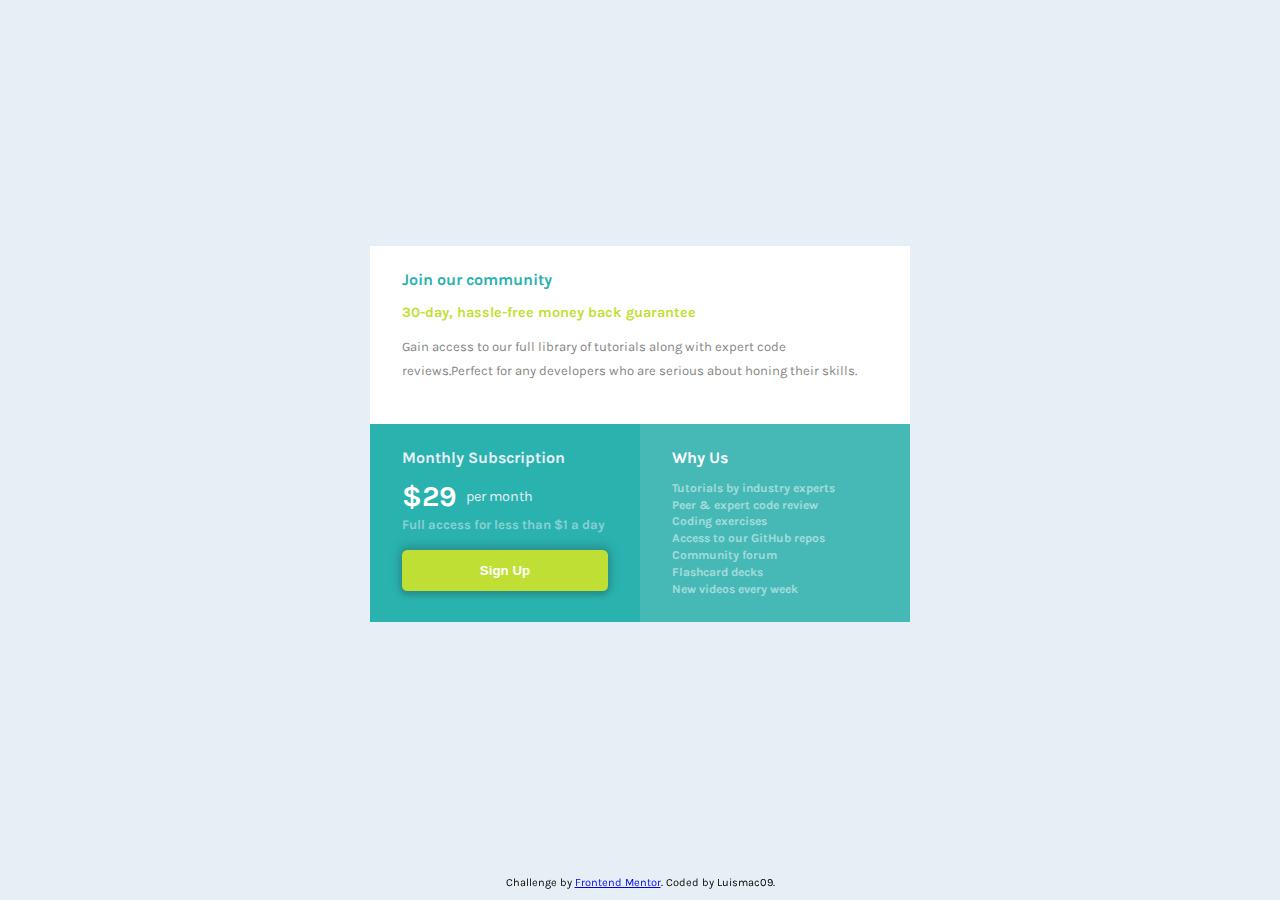
<file: single-price-grid-component-master/index.html>
<!DOCTYPE html>
<html lang="en">
  <head>
    <meta charset="UTF-8" />
    <meta name="viewport" content="width=device-width, initial-scale=1.0" />
    <link
      rel="icon"
      type="image/png"
      sizes="32x32"
      href="./images/favicon-32x32.png"
    />
    <title>Frontend Mentor | Single Price Grid Component</title>
    <link rel="preconnect" href="https://fonts.googleapis.com" />
    <link rel="preconnect" href="https://fonts.gstatic.com" crossorigin />
    <link
      href="https://fonts.googleapis.com/css2?family=Karla:wght@400;700&display=swap"
      rel="stylesheet"
    />
    <link rel="stylesheet" href="css/styles.css" />
  </head>
  <body>
    <main class="wrapper">
      <div class="card-block">
        <div class="row">
          <div class="column--1">
            <article class="card card--padd-top">
              <h1 class="card__title card__title--cyan">Join our community</h1>
              <p class="card__subtitle">
                30-day, hassle-free money back guarantee
              </p>
              <p class="card__summary card__summary--size">
                Gain access to our full library of tutorials along with expert
                code reviews.Perfect for any developers who are serious about
                honing their skills.
              </p>
            </article>
          </div>

          <div class="column--2">
            <article class="card card--cyan">
              <h2 class="card__title card__title--lightgray">
                Monthly Subscription
              </h2>
              <p class="card__subs">
                <span class="card__price">&dollar;29</span> per month
              </p>
              <p
                class="card__summary card__summary--lightgray card__summary--marg-bottom card__summary--size"
              >
                Full access for less than &dollar;1 a day
              </p>
              <button type="button" class="button">Sign Up</button>
            </article>
          </div>

          <div class="column--3">
            <article class="card card--lightcyan">
              <h2 class="card__title card__title--white">Why Us</h2>
              <p
                class="card__summary card__summary--white card__summary--width card__summary--line-space"
              >
                Tutorials by industry experts Peer &amp; expert code review
                Coding exercises <br />Access to our GitHub repos Community
                forum<br />
                Flashcard decks<br />
                New videos every week
              </p>
            </article>
          </div>
        </div>
      </div>

      <footer class="footer">
        <p class="attribution">
          Challenge by
          <a
            class="attributtion__link"
            href="https://www.frontendmentor.io?ref=challenge"
            target="_blank"
            >Frontend Mentor</a
          >. Coded by Luismac09.
        </p>
      </footer>
    </main>
  </body>
</html>
</file>
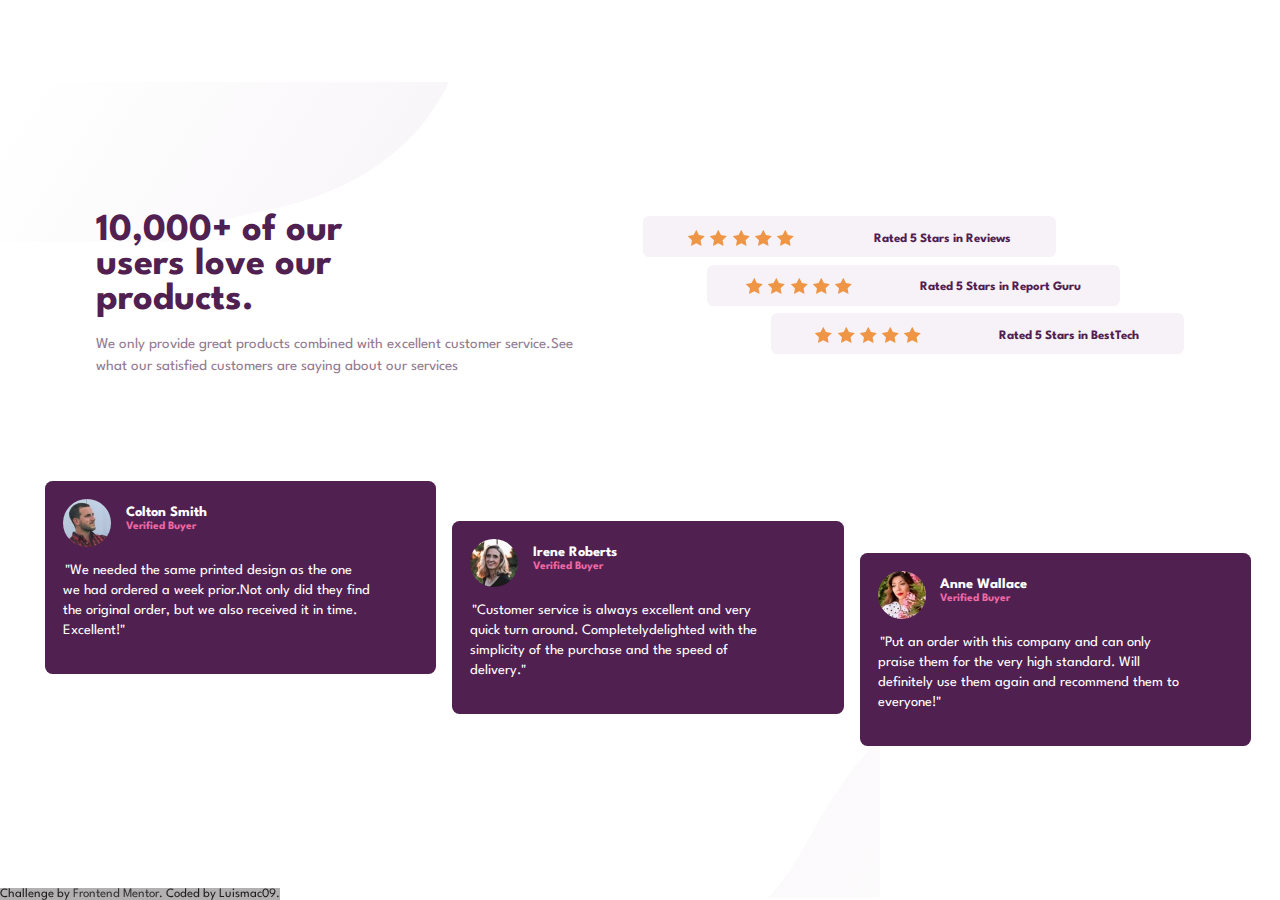
<file: social-proof-section-master/index.html>
<!DOCTYPE html>
<html lang="en">
  <head>
    <meta charset="UTF-8" />
    <meta name="viewport" content="width=device-width, initial-scale=1.0" />
    <title>Frontend Mentor | Social proof section</title>
    <link
      rel="icon"
      type="image/png"
      sizes="32x32"
      href="./images/favicon-32x32.png"
    />
    <link rel="preconnect" href="https://fonts.googleapis.com" />
    <link rel="preconnect" href="https://fonts.gstatic.com" crossorigin />
    <link
      href="https://fonts.googleapis.com/css2?family=Spartan:wght@400;500;700&display=swap"
      rel="stylesheet"
    />
    <link rel="stylesheet" href="css/styles.css" />
  </head>
  <body>
    <main class="wrapper">
      <section class="social-proof">
        <div class="block-one">
          <header class="header">
            <h1 class="header__title">
              10,000+ of our users love our products.
            </h1>
            <p class="header__text">
              We only provide great products combined with excellent customer
              service.See what our satisfied customers are saying about our
              services
            </p>
          </header>
          <div class="container-rating">
            <div class="rating rating--card-1">
              <div>
                <span class="rating__star"></span>
                <span class="rating__star"></span>
                <span class="rating__star"></span>
                <span class="rating__star"></span>
                <span class="rating__star"></span>
              </div>
              <p class="rating__text">Rated 5 Stars in Reviews</p>
            </div>
            <div class="rating rating--card-2">
              <div>
                <span class="rating__star"></span>
                <span class="rating__star"></span>
                <span class="rating__star"></span>
                <span class="rating__star"></span>
                <span class="rating__star"></span>
              </div>
              <p class="rating__text">Rated 5 Stars in Report Guru</p>
            </div>
            <div class="rating bottom-space rating--card-3">
              <div>
                <span class="rating__star"></span>
                <span class="rating__star"></span>
                <span class="rating__star"></span>
                <span class="rating__star"></span>
                <span class="rating__star"></span>
              </div>
              <p class="rating__text">Rated 5 Stars in BestTech</p>
            </div>
          </div>
        </div>
        <div class="block-two">
          <article class="testimonial testimonial--card-1">
            <div class="testimonial__header">
              <img
                class="testimonial__img"
                src="images/image-colton.jpg"
                alt="Colton"
              />
              <h2 class="testimonial__title">
                Colton Smith
                <span class="testimonial__subtitle">Verified Buyer</span>
              </h2>
            </div>
            <blockquote class="testimonial__body">
              <p class="testimonial__cite">
                "We needed the same printed design as the one we had ordered a
                week prior.Not only did they find the original order, but we
                also received it in time. Excellent!"
              </p>
            </blockquote>
          </article>
          <article class="testimonial testimonial--card-2">
            <div class="testimonial__header">
              <img
                class="testimonial__img"
                src="images/image-irene.jpg"
                alt="Irene"
              />
              <h2 class="testimonial__title">
                Irene Roberts
                <span class="testimonial__subtitle">Verified Buyer</span>
              </h2>
            </div>
            <blockquote class="testimonial__body">
              <p class="testimonial__cite">
                "Customer service is always excellent and very quick turn
                around. Completelydelighted with the simplicity of the purchase
                and the speed of delivery."
              </p>
            </blockquote>
          </article>
          <article class="testimonial testimonial--card-3">
            <div class="testimonial__header">
              <img
                class="testimonial__img"
                src="images/image-anne.jpg"
                alt="Anne"
              />
              <h2 class="testimonial__title">
                Anne Wallace
                <span class="testimonial__subtitle">Verified Buyer</span>
              </h2>
            </div>
            <blockquote class="testimonial__body">
              <p class="testimonial__cite">
                "Put an order with this company and can only praise them for the
                very high standard. Will definitely use them again and recommend
                them to everyone!"
              </p>
            </blockquote>
          </article>
        </div>
      </section>
    </main>

    <footer
      style="
        position: fixed;
        bottom: 0;
        left: 0;
        color: rgb(29, 28, 28);
        background-color: hsl(0, 2%, 39%, 0.5);
        font-size: 0.8rem;
      "
    >
      Challenge by
      <a
        style="text-decoration: none; color: rgb(53, 51, 51)"
        href="https://www.frontendmentor.io?ref=challenge"
        target="_blank"
        >Frontend Mentor</a
      >. Coded by Luismac09.
    </footer>
  </body>
</html>
</file>
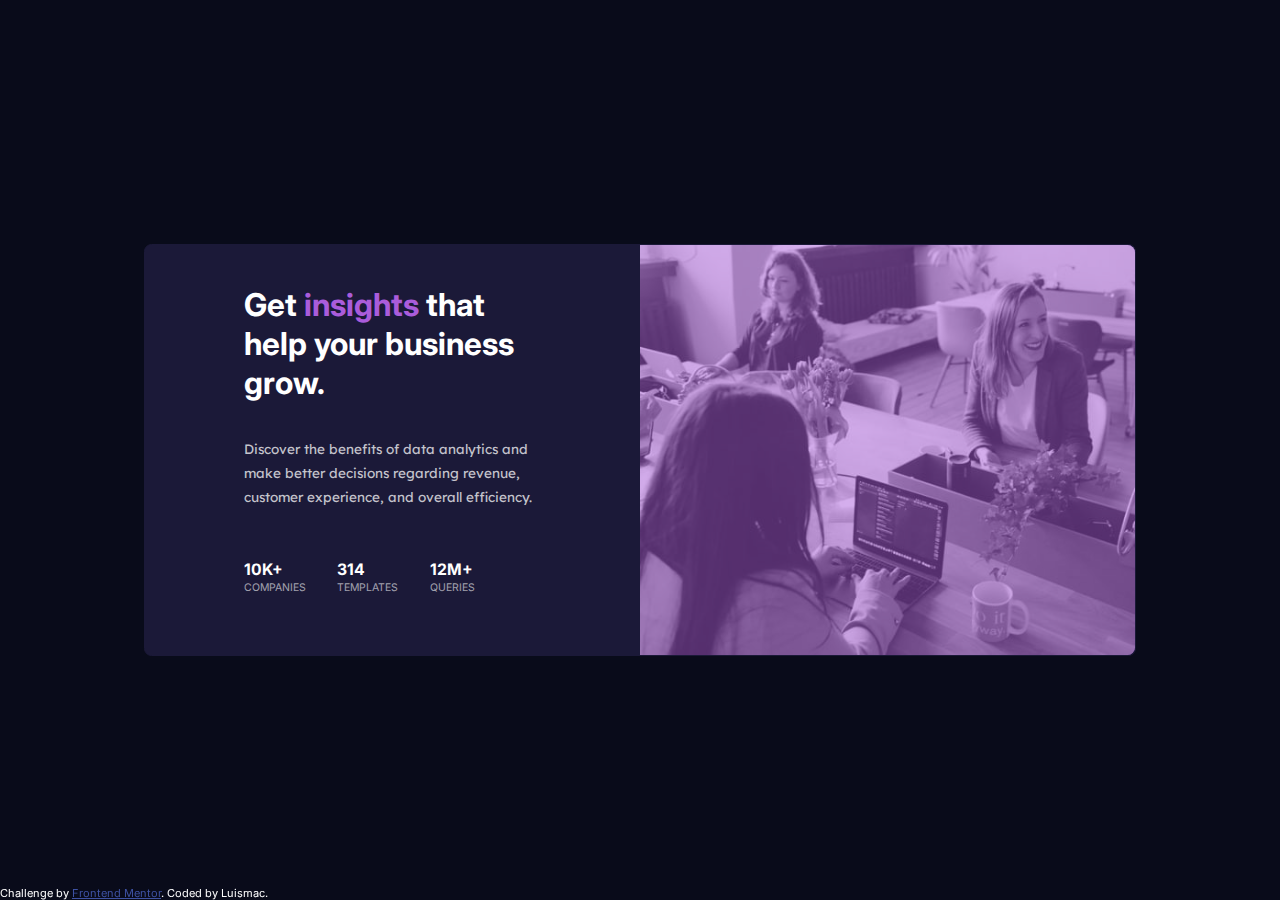
<file: stats-preview-card-component-main/index.html>
<!DOCTYPE html>
<html lang="en">
  <head>
    <meta charset="UTF-8" />
    <meta name="viewport" content="width=device-width, initial-scale=1.0" />
    <link
      rel="icon"
      type="image/png"
      sizes="32x32"
      href="./images/favicon-32x32.png"
    />
    <title>Frontend Mentor | Stats preview card component</title>
    <link rel="stylesheet" href="css/styles.css" />
  </head>
  <body>
    <main class="main">
      <div class="main__inner">
        <article class="card">
          <div class="column column--right">
            <header class="card__header">
              <picture class="card__picture">
                <source
                  srcset="images/image-header-desktop.jpg"
                  media="(min-width:1000px)"
                />
                <img
                  class="card__img"
                  src="images/image-header-mobile.jpg"
                  alt="img"
                />
              </picture>
            </header>
          </div>
          <div class="column column--left">
            <div class="card__body">
              <h1 class="card__title">
                Get <span class="card__word">insights</span> that help your
                business grow.
              </h1>
              <p class="card__text">
                Discover the benefits of data analytics and make better
                decisions regarding revenue, customer experience, and overall
                efficiency.
              </p>
            </div>
            <div class="card__footer">
              <div class="card__stat">
                <p class="card__item">
                  <span class="card__num">10k+</span> companies
                </p>
                <p class="card__item">
                  <span class="card__num">314</span> templates
                </p>
                <p class="card__item">
                  <span class="card__num">12m+</span> queries
                </p>
              </div>
            </div>
          </div>
        </article>
      </div>
    </main>
    <footer
      style="
        position: fixed;
        bottom: 0;
        z-index: 2;
        font-size: 11px;
        text-align: center;
        color: white;
      "
    >
      Challenge by
      <a
        style="color: hsl(228, 45%, 44%)"
        href="https://www.frontendmentor.io?ref=challenge"
        target="_blank"
        >Frontend Mentor</a
      >. Coded by Luismac.
    </footer>
  </body>
</html>
</file>
<file: 3-column-preview-card-component-main/css/styles.css>
@import url('https://fonts.googleapis.com/css2?family=Big+Shoulders+Display:wght@700&family=Lexend+Deca&display=swap');
:root{
    --font-primary:'Big Shoulders Display', cursive;
    --font-text: 'Lexend Deca', sans-serif;
    --bright-orange:hsl(31, 77%, 52%);
    --dark-cyan:hsl(184, 100%, 22%);
    --very-dark-cyan:hsl(179, 100%, 13%);
    --color-text:hsla(0, 0%, 100%, 0.75);
    --very-light-gray:hsl(0, 0%, 95%);
}

*{
    box-sizing: border-box;
}
body{
    font-size: 15px;
    font-family: var(--font-text);
    height:100%;
}
@media screen and (min-width:992px){
    body{
        overflow:hidden;
    }
}
h2{
    font-family: var(--font-primary);
    font-weight: 700;
}
a{
    text-decoration:none;
    color:white;
}
/******* Utilities **********/
.no-margin{
    margin:0;
}
.text-center{
    text-align:center;
}
.border-radius-top{
    border-top-left-radius:.5em;
    border-top-right-radius: .5em;
}
.border-radius-bottom{
    border-bottom-left-radius:.5em;
    border-bottom-right-radius: .5em;
}

@media screen and (min-width:992px){
    .border-radius-left{
        border-top-right-radius:unset;
        border-bottom-left-radius:.5em;
    }
    .border-radius-right{
        border-bottom-left-radius:unset;
        border-top-right-radius: .5em;
    }
    
}
/*********************/
.wrapper{
    display:flex;
    align-items: center;
    justify-content:center;
    height:inherit;
} 
.card{
    width:300px;
    color:white;
}
@media screen and (min-width:992px){
    .wrapper{
        height:100vh;  
    }
   .card{
       width:1000px;
       display:flex;
       align-items: center;
    } 
}  
.column{
    background-color:var(--bg-color);
    padding:2em;
}
@media screen and (min-width:992px){
    .column{
        flex:1;
        height:480px;
        padding:3em;    
    }
}
.column--bright-orange{
    --bg-color:var(--bright-orange);
}
.column--dark-cyan{
    --bg-color:var(--dark-cyan);
}
.column--very-dark-cyan{
    --bg-color:var(--very-dark-cyan);
}
.card__img{
    width:40px;
    height:25px;
}
@media screen and (min-width:992px){
    .card__img{
        width:50px;
        height:35px;
    }
}
.card__title{
    font-size:2rem;
    text-transform: uppercase;
    margin-top:.8em;
    margin-bottom:.5em;
}
@media screen and (min-width:992px){
    .card__title{
        margin-top:1em;
        margin-bottom:1em;
    }
}
.card__text{
    font-size:.8rem;
    inline-size: 14rem;
    line-height:1.6;
    padding:0 1em 1.5em 0;
}
@media screen and (min-width:992px){
    .card__text{
        font-size:.85rem;
        inline-size: unset;
        padding:0 3.5em 0 0;
        line-height:1.8;
        margin-bottom:8em;
    }
}
.button{
    padding:.8em 2em;
    background-color: var(--very-light-gray);
    color:var(--color);
    border-radius:2em;
    font-size: .8rem;
    text-transform: capitalize;
    font-weight:700;
}
.button:active{
    border:2px solid var(--very-light-gray);
    background-color:transparent;
    --color:var(--very-light-gray);
}
.button:hover{
    cursor: pointer;
}
.button--bright-orange{
    --color:var(--bright-orange);
}
.button--dark-cyan{
    --color:var(--dark-cyan);
}
.button--very-dark-cyan{
    --color:var(--very-dark-cyan)
}
</file>
<file: article-preview-component-master/css/styles.css>
:root{
    --verydarkgrayishblue:hsl(217, 19%, 35%);
    --desaturateddarkblue: hsl(214, 17%, 51%);
    --grayishblue: hsl(212, 23%, 69%);
    --lightgrayishblue: hsl(210, 46%, 95%);
}
.flex{
    display:flex;
}
body{
    margin:0;
    font-size: 13px;
    font-family: 'Manrope', sans-serif ;
}
.wrapper{
    display:flex;
    justify-content: center;
    align-items: center; 
    height:100vh;   
}
.card{
    min-width:300px;
    margin-left: 1.2em;
    margin-right: 1.2em;
    margin-top:2em;
    box-shadow: 1px 2px 8px 1px var(--grayishblue);
    border-radius:1em;
    overflow:hidden;    
}
.container-img{
    width:100%;
    height:180px;
    border-radius:1em 1em 0 0;
}
.card__img{
    width:100%;
    display:block;
    height:inherit;
    object-fit: cover;
    border-radius:1em 1em 0 0;
}
.card__body{
    padding:1.6em 2.5em;
}
.card__title{
    font-size: 1rem;
    color:var(--verydarkgrayishblue);
    margin-top:.4em;
}
.card__text{
    color:var(--grayishblue);
    font-size: .9rem;
    font-weight: 500;
    margin-bottom:0;
}
.profile{
    position:relative;
    display:flex;
    justify-content: space-between;
    align-items: center;
    padding: .4em 2.3em;
    padding-bottom:.5em;
}
.profile__photo{
    border-radius: 50%;
    width:50px;
    height:50px;
    margin-right:1em;
}
.profile__name{
    font-size: .8rem;
    inline-size: 8rem;
    margin-left:.2em;
    color:var(--verydarkgrayishblue);
}
.profile__date{
    color:var(--grayishblue);
    font-weight: 500;
}
.profile__icon-share{
    position:absolute;
    z-index:2;
    right:1rem;
    font-size: 1.2rem;
    border-radius: 50%;
    background-color:var(--lightgrayishblue) ;
    padding:.6em;
    margin-right: 1em;
}
.social-icons{
    width:100%;
    position:absolute;
    background-color:var(--verydarkgrayishblue);
    border-bottom-left-radius:1em;
    border-bottom-right-radius:1em; 
    align-items: center;
    height:4.4rem;
    left:0;
    bottom:0;
    transform: translateX(-100%);
    transition:transform .2s ease-in-out;
}
.social-icons__text{
    margin-left:2.4em;
    text-transform: uppercase;
    letter-spacing: .4em;
    color:var(--grayishblue);
    font-weight: 700;
}
.social-icons__link{
    margin-left:1.4em;
}
.social-icons--translate{
    transform: translateX(0);
}
</file>
<file: base-apparel-coming-soon-master/css/styles.css>
:root{
    --desaturatedred: hsl(0, 36%, 70%);
    --softred: hsl(0, 93%, 68%);
    --darkgrayishred: hsl(0, 6%, 24%);
}
body{
    margin:0;
    font-size:16px;
    font-family: 'Josefin Sans', sans-serif;
}
.wrapper{
    height: 100%;
}

.notice__header{
    padding:1.5em 1.8em;
}
.logo{
    width:100px;
}
@media screen and (min-width:796px){
    .logo{
        width:150px;
    }
}
@media screen and (min-width:992px){
    .wrapper{
        height:100vh;
    }
    .notice{
        position:relative;
        height: 100vh;
        background-image: linear-gradient(135deg, hsl(0, 0%, 100%),hsl(0, 100%, 98%));
    }
    .notice::after{
        content:"";
        position:absolute;
        width:50%;
        height:100vh;
        background-image: url(../images/bg-pattern-desktop.svg);
        background-repeat: no-repeat;
        background-size: cover;
        bottom:4em;
        left:0;
        z-index:1;
    }
    .notice__header{
        position:absolute;
        width:300px;
        left:13%;
        top:5%;
        z-index:2
    }
}
.hero{
    height:280px;
}

.hero__img{
    display:block;
    width: 100%;
    height: 100%;
    object-fit: cover;
}
@media screen and (min-width:576px){
    .hero{
        height:500px;
    }
    .hero__img{
        height: inherit;
    }
}
@media screen and (min-width:992px){
    .hero{
        position: absolute;
        width:42%;
        height:100vh;
        right: 0;
        z-index:2;
    }
    .hero__img{
        object-fit: unset;
    }
}
.notice__body{
    padding:1.5em 1.8em;
    display: flex;
    flex-direction: column;
    align-items: center;
    margin-bottom:5em;
}
@media screen and (min-width:576px){
    .notice__body{
        width:400px;
        margin-right: auto;
        margin-left: auto;
        margin-bottom: 0;
    }
}
@media screen and (min-width:992px){
    .notice__body{
        position:absolute;
        width:420px;
        top:30%;
        left:15%;
        padding:0;
        z-index:2
    }
}
.notice__title{
    margin-top:0;
    margin-bottom:.5em;
    text-align: center;
    padding-top:.5em;
}
.title{
    font-size: 2rem;
    text-transform: uppercase;
    letter-spacing: .38em;
    font-weight: 600;
    opacity:80%;
    line-height: 1.1;
}
.title__word{
    font-weight: 300;
    color: rgb(219, 188, 188);
}
.notice__text{
    text-align: center;
    color: rgb(219, 188, 188,.98);
    font-size: .9rem;
    margin:0;
    margin-bottom: 1em;
    font-weight: 600;
    line-height: 1.4;
}

@media screen and (min-width:576px){
    .title{
        font-size: 2.8rem;
    }
    .notice__text{
        font-size: 1rem;
    }
}
@media screen and (min-width:992px){
    .notice__title{
        text-align: left;
    }
    .title{
        font-size: 3.6rem;
    }
    .notice__text{
        text-align: left;
        margin-bottom: 3em;
    }
}

/***finder component*/
.form{
    position:relative;
    width:100%;
}
.form__input{
    position:absolute;
    width: 100%;
    padding:1.1em 0 1.1em 1.8em;
    border-radius: 2em;
    opacity: 50%;
    border:.9px solid rgb(187, 183, 183,.5);
}
.form__input--border-red{
    border:2px solid red ;
}
.form__button{
    position: absolute;
    top:0;
    right:-2em;
    z-index: 10;
    display: flex;
    justify-content: center;
    align-items: center;
    border-radius: 2em;
    padding:.7em 1.5em;
}
.button{
    width: 70px;
    height:46px;
    cursor:pointer;
    outline:none;
    border:none;
    background-image: linear-gradient(135deg, hsl(0, 80%, 86%), hsl(0, 74%, 74%));
}
.button--opacity{
    opacity:60%;
}
.button--grow{
    width:80px;
    height:46px;
}
.button--shadow{
    box-shadow:1px 5px 15px 1px rgb(182, 94, 94);
}
.icon-arrow{
    width:20px;
    height: 25px;
}
.icon-error{
    position:absolute;
    top:.75em;
    right:4em;
    visibility: hidden;
}
.msg-error{
    position: absolute;
    color:red;
    font-size: .8rem;
    top:4em;
    left:2em;
    visibility:hidden;
}
.icon-error--visible,
.msg-error--visible{
    visibility: visible;
}
</file>
<file: faq-accordion-card-main/css/styles.css>
:root {
  --verydarkdesaturatedblue: hsl(238, 29%, 16%);
  --softred: hsl(14, 88%, 65%);
  --softviolet-bg: hsl(273, 75%, 66%);
  --softblue-bg: hsl(240, 73%, 65%);
  --verydarkgrayishblue: hsl(237, 12%, 33%);
  --darkgrayishblue: hsl(240, 6%, 50%);
  --lightgrayishblue-line: hsl(240, 5%, 91%);
  --white-bg-card: hsl(0, 0%, 100%);
}

body {
  min-height: 100vh;
  margin: 0;
  font-family: "Kumbh Sans", sans-serif;
  font-size: 12px;
  background-image: linear-gradient(
    to bottom,
    var(--softviolet-bg) 0%,
    var(--softblue-bg) 100%
  );
}
@media screen and (min-width: 992px) {
  .wrapper {
    display: flex;
    align-items: center;
    justify-content: center;
    height: 100vh;
  }
}
.faq-card {
  position: relative;
  width: 310px;
  margin-top: 25vh;
  margin-left: auto;
  margin-right: auto;
  background-color: var(--white-bg-card);
  padding-bottom: 2em;
  border: 0;
  border-radius: 2em;
}
.faq-card::after {
  position: absolute;
  content: "";
  background-image: url(../images/bg-pattern-mobile.svg);
  background-repeat: no-repeat;
  width: 100%;
  height: 110px;
  top: 0;
  left: 2.2rem;
}
@media screen and (min-width: 992px) {
  .faq-card {
    width: 860px;
    height: 500px;
    margin: 0;
    padding: 0;
  }
  .faq-card::before {
    position: absolute;
    content: "";
    width: 150px;
    height: 150px;
    background-image: url(../images/illustration-box-desktop.svg);
    background-repeat: no-repeat;
    background-size: cover;
    top: 10rem;
    left: -6rem;
    z-index: 20;
  }
  .faq-card::after {
    background-image: url(../images/bg-pattern-desktop.svg);
    background-size: 41rem 45rem;
    background-position: -20rem -13rem;
    width: 70%;
    height: 100%;
    left: 0;
    top: 0;
  }
  .row {
    display: flex;
    height: 100%;
  }
  .column {
    flex-basis: 50%;
  }
  .column--faq-card {
    display: flex;
    flex-direction: column;
    justify-content: center;
  }
}
.img-container {
  display: block;
  position: relative;
  width: 100%;
  height: 4rem;
}
.faq-card__img {
  position: absolute;
  max-width: inherit;
  height: 11.3rem;
  top: -9em;
  left: 11.5%;
  transform: translateX(-50%, 50%);
}
@media screen and (min-width: 992px) {
  .img-container {
    height: 100%;
    overflow: hidden;
  }
  .faq-card__img {
    width: 24rem;
    height: 19rem;
    transform: unset;
    left: -3.2rem;
    top: 10%;
    z-index: 10;
  }
}
.faq-card__header {
  width: 100%;
  padding-top: 4em;
  text-align: center;
  border-radius: 2em 2em 0 0;
}
.faq-card__title {
  margin-bottom: 0;
  font-size: 1.8rem;
}
.faq-card__body {
  padding: 1em 2em;
}
@media screen and (min-width: 992px) {
  .faq-card__header {
    text-align: left;
  }
  .faq-card__body {
    width: 82%;
    padding-bottom: 5em;
    padding-left: 0;
  }
}
.faq-list {
  list-style: none;
  padding-left: 0;
}
.faq-list__item {
  color: var(--darkgrayishblue);
}
.faq-card__content {
  border-bottom: 1px solid var(--lightgrayishblue-line);
}
.faq-card__question {
  position: relative;
  font-size: 0.8rem;
  margin-bottom: 0;
}
.faq-card__question--active {
  color: #000;
  font-weight: 700;
}
@media (hover: hover) {
  .faq-card__question:hover {
    cursor: pointer;
    color: var(--softred);
  }
}
.icon-container {
  position: absolute;
  right: 0;
  transform: rotate(0deg);
}
.icon-arrow--rotate {
  transform: rotate(180deg);
}
.faq-card__answer {
  max-height: 0;
  margin-top: 0.4em;
  visibility: hidden;
}
.faq-card__answer--visible {
  visibility: visible;
}
.faq-card__answer--grow {
  max-height: max-content;
}
.attribution {
  font-size: 11px;
  text-align: center;
  padding-bottom: 2em;
}
@media screen and (min-width: 992px) {
  .attribution {
    position: fixed;
    width: 50%;
    bottom: 0;
    left: 0;
    color: #000;
    padding: 0;
  }
}
.attribution__link {
  color: hsl(228, 45%, 44%);
}
</file>
<file: four-card-feature-section-master/css/styles.css>
:root{
    --red:hsl(0, 78%, 62%);
    --cyan: hsl(180, 62%, 55%);
    --orange:hsl(34, 97%, 64%);
    --blue:hsl(212, 86%, 64%);
}
body{
    margin:0;
    font-size:15px;
    font-family: 'Poppins', sans-serif;
}
.wrapper{
    display:flex;
    justify-content: center;
    align-items: center;
    height:100%;
}
@media screen and (min-width:992px){
    .wrapper{
        height:100vh;
    }
}

.section{
    width:17rem;
    margin-left:auto;
    margin-right: auto;
    margin-bottom:4em; 
}
@media screen and (min-width:576px){
    .section{
        width:20rem;
    }
}
@media screen and (min-width:768px){
    .section{
        width:26rem;
    }
}
@media screen and (min-width:992px){
    .section{
        width:960px;
    }
}
@media screen and (min-width:1200px){
    .section{
        width:1000px;
    }
}

.section__header{
    margin-top: 3em;
    margin-bottom: 3em;
    text-align: center;
}
.section__title{
    color:var(--colorCurrent,rgb(185, 180, 180));
    font-weight: 400;
    font-size: 1.2rem;
}
.section__subtitle{
    display:block;
    width:100%;
    font-weight: 600; 
    --colorCurrent:rgb(54, 52, 52);
    color:var(--colorCurrent);
    letter-spacing: .5px;
}
@media screen and (min-width:768px){
    .section__title{
        font-size: 1.75rem;
    }
}
@media screen and (min-width:992px){
    .section__header{
        width:24rem;
        margin-left:auto;
        margin-right: auto;
    }
}
@media screen and (min-width:1200px){
    .section__header{
        width:27rem;
        margin-left:auto;
        margin-right: auto;
    }
}
.section__text{
    font-size: .8rem;
    color:rgb(146, 142, 142);
}
@media screen and (min-width:992px){
    .section__body{
        width:100%;
        display:flex;
        align-content: center;
        padding-left:1em;
    }
}
.card{
    position:relative;
    font-size:.8rem;
    padding:1.5em;
    padding-bottom:4em;
    box-shadow:2px 2px 10px 1px rgb(165, 162, 162) ;
    margin-bottom:1.5em;
    border-top: 3px solid var(--colorCurrent);
    border-radius: .5em;
}
@media screen and (min-width:992px){
    .card{
        width:16.8rem;
    }
    .column{
        flex-basis: calc(33.33%);
    }
    .column--left{
        align-self: center;
    }
    .column--right{
        align-self: center;
    }
}
.card--cyan{
    --colorCurrent:var(--cyan);
}
.card--red{
    --colorCurrent:var(--red);
}
.card--orange{
    --colorCurrent:var(--orange);
}
.card--blue{
    --colorCurrent:var(--blue);
}
.card__title{
    margin-top:0;
    margin-bottom:0;
    font-weight: 600;
}
.card__text{
    font-weight: 200;
    color:rgb(146, 142, 142);
    font-size:1em;
    margin-top: .4em;
    padding-right:1em;
    padding-bottom:3.2em;
}
.card__img{
    width:45px;
    position:absolute;
    bottom:1.5rem;
    right:2rem;
}
</file>
<file: huddle-landing-page-with-single-introductory-section-master/css/styles.css>
:root {
  --white: hsl(0, 0%, 100%);
  --violet: hsl(257, 40%, 49%);
  --softMagenta: hsl(300, 69%, 71%);
  --bodyFont: "Open Sans", sans-serif;
  --headingsFont: "Poppins", sans-serif;
}
html {
  font-size: 10px;
}
body {
  margin: 0;
  font-size: 1.6rem;
  font-family: var(--bodyFont);
  color: var(--white);
  overflow: hidden;
}
a {
  text-decoration: none;
}
h1 {
  margin: 0;
}
img {
  display: block;
}
.main {
  min-height: 100vh;
  display: flex;
  flex-direction: column;
  background-color: var(--violet);
  background-image: url(../images/bg-mobile.svg);
  background-repeat: no-repeat;
  background-size: contain;
  padding: 1em 2.2em;
}
@media screen and (min-width: 1024px) {
  .main {
    padding-left: 3.2em;
    background-image: url(../images/bg-desktop.svg);
    background-size: 85% 100%;
  }
}
.logo {
  padding-top: 0.5em;
  margin-bottom: 1.8em;
}
.logo__image {
  width: 120px;
}
@media screen and (min-width: 768px) {
  .logo__image {
    width: 200px;
  }
}
.body {
  padding-top: 0.3em;
}
.body__image {
  width: 100%;
  max-width: 300px;
  margin-left: auto;
  margin-right: auto;
}
@media screen and (min-width: 768px) {
  .body {
    display: flex;
    align-items: center;
    height: 65vh;
    margin-top: 1em;
  }
  .image-container {
    flex-basis: 55%;
  }
  .body__content {
    flex-basis: 45%;
    margin-left: 2em;
  }
  .body__image {
    max-width: 750px;
    margin-left: 0;
  }
}
.body__content {
  text-align: center;
}
.body__title {
  font-family: var(--headingsFont);
}
.body__text {
  opacity: 80%;
}
.button {
  display: inline-block;
  padding: 0.9em 6.8em;
  font-size: 1.2rem;
  font-family: var(--headingsFont);
  font-weight: 600;
  color: var(--softMagenta);
  background-color: var(--white);
  border-radius: 2em;
}
@media (hover: hover) {
  .button:hover {
    cursor: pointer;
    background-color: var(--softMagenta);
    color: var(--white);
  }
}
@media screen and (min-width: 768px) {
  .body__content {
    text-align: left;
  }
  .button {
    font-size: 1.4rem;
    padding: 1em 4em;
  }
}
@media screen and (min-width: 1024px) {
  .body__title {
    margin-top: 0;
    margin-bottom: 0.2em;
    font-size: 3.5rem;
  }
  .body__text {
    font-size: 1.6rem;
  }
}
@media screen and (min-width: 1400px) {
  .body__content {
    padding-bottom: 4em;
  }
  .body__title {
    font-size: 4.5rem;
  }
  .body__text {
    font-size: 2rem;
    margin-bottom: 1.2em;
    padding-right: 2em;
  }
}

.footer {
  text-align: center;
  margin-top: auto;
  font-size: 1.2rem;
}
.social {
  display: flex;
  justify-content: center;
}
.social__icon {
  width: 20px;
  height: 20px;
  display: flex;
  align-items: center;
  justify-content: center;
  font-size: 1.3rem;
  margin-left: 1em;
  border: 1px solid var(--white);
  border-radius: 50%;
}
.social__icon:first-of-type {
  margin-left: 0;
}
@media screen and (min-width: 768px) {
  .social {
    justify-content: flex-end;
    margin-right: 3em;
  }
  .social__icon {
    width: 30px;
    height: 30px;
  }
}
@media (hover: hover) {
  .social__icon:hover {
    cursor: pointer;
    color: var(--softMagenta);
    border-color: var(--softMagenta);
  }
}
.attribution {
  font-size: 1.2rem;
  padding-bottom: 1em;
}
</file>
<file: intro-component-with-signup-form-master/css/styles.css>
:root{
    --saturatedred:hsl(0, 100%, 74%);
    --green:hsl(154, 59%, 51%);
    --blue:hsl(248, 32%, 49%);
    --darkblue:hsl(249, 10%, 26%);
    --grayishblue:hsl(246, 25%, 77%);
    --white:hsl(0, 0%, 100%);
}
body{
    margin:0;
    font-family: 'Poppins', sans-serif;
}
.bg-intro{
    background-image: url(../images/bg-intro-mobile.png);
    background-size: 19rem 100% ;
    background-position-x: 50%;
    background-repeat: no-repeat;
    background-color: var(--saturatedred);
}
@media screen and (min-width:1024px){
    .bg-intro{
        background-image: url(../images/bg-intro-desktop.png);
        background-size: 100% 100% ;
    }
}
.wrapper{
    display: flex;
    justify-content: center;
    align-items: center;
}
.intro{
    margin-bottom:4em;
    padding:1.5em 1em;
}
@media screen and (min-width:720px){
    .intro{
        width: 688px;
    }
}
@media screen and (min-width:1024px){
    .wrapper{
        height: 100vh;
    }
    .intro{
        width:950px;
    }
    .row{
        display:flex;
        align-items: center;
    }
    .column{
        flex-basis:50%;
    }
}
@media screen and (min-width:1200px){
    .intro{
        width:1100px;
    }
}
.intro__header{
    text-align: center;
    padding:0 1.5em;
}

.intro__title{
    margin-top:2.2em;
    color:var(--white);
    font-size: 1.4rem;
    line-height: 1.25;
}
.intro__body{
    text-align: center;
    padding:0 1.8em;
}
.intro__text{
    color: var(--white);
    font-size: .85rem;
    margin-bottom: 2.2em;
    font-weight: 500;
    opacity:75%;
}
@media screen and (min-width:1024px){
    .intro__header,
    .intro__body{
        text-align:left;
        padding-left: 0;
    }
    .intro__body{
        padding-right:.7em;
    }
    .intro__title{
        font-size:2.5rem;
        line-height:1;
    }
}
@media screen and (min-width:1200px){
    .intro__body{
        padding-right:4em;
    }
}
.intro__signup{
    position:relative;
    height:440px;
    padding:.6em .5em;
    max-width:600px;
}
@media screen and (min-width:576px){
    .intro__signup{
        margin-left: auto;
        margin-right:auto;
    }
}
@media screen and (min-width:1024px){
    .intro__signup{
        height:520px;
    }
}
.phrase-container{
    background-color:var(--blue);
    text-align: center;
    border-radius: .5em;
    box-shadow: 0 6px 0 0 rgba(39, 39, 53, .3);
    
}
.phrase{
    padding-top: 1em;
    font-size: .9rem;
    color:var(--grayishblue);
    font-weight: 500;
    inline-size: 10rem;
    block-size:3.5rem;
    margin-right: auto;
    margin-left: auto;
    text-shadow: -3px 5px 8px var(--darkblue);
}
@media screen and (min-width:1024px){
    .phrase{
        inline-size:20rem;
        block-size:2rem;
    }
}
.phrase__accent{
    color:var(--white);
    font-weight: 600;
}
.intro__form{
    padding:1em;
}
.form{
    height:360px;
    border-radius: .5em;
    background-color: var(--white);
    box-shadow: 0 6px 0 0 rgba(39, 39, 53, .3);
}
@media screen and (min-width:1024px){
    .intro__form{
        padding:2em;
    }
    .form{
        height:85%; 
    }
}
.form__field{
    position:relative;
    margin-bottom: 1.5em;
}
.form__field--mb0{
    margin-bottom:0;
}
@media screen and (min-width:1024px){
    .form__field{
        margin-bottom:2em;
    }
    .form__field--mb0{
        margin-bottom:0;
    }
}
.form__label{
    position:absolute;
    left:1em;
    top:1em;
    color:var(--darkblue);
    font-size: .8rem;
    font-weight: 600;
    opacity: 70%;
}
.error-icon{
    position:absolute;
    top:.5em;
    right:1.2em;
    visibility: hidden;
}
.error-icon--visible{
    visibility: visible;
}
.error-text{
    position:absolute;
    font-size: .7rem;
    color:var(--saturatedred);
    right:0;
    visibility: hidden;
}
.error-text--visible{
    visibility: visible;
}
@media screen and (min-width:1024px){
    .form__label{
        top:1.55em;
    }
    .error-icon{
        top:1em;
    }
}
.form__input{
    width: 97%;
    display: block;
    font-size: .8rem;
    padding:1em 0 1em 1em;
    border:1px solid var(--grayishblue);
    font-weight: 600;
    border-radius: .5em;
}
.form__input--border-red{
    border: 1px solid  var(--saturatedred);
}
.form__submit{
    width: 100%;
    padding:.9em 0;   
    border:0;  
    outline: 0;
    border-radius: .5em;
    text-transform:uppercase;
    font-weight: 700;
    color:var(--white);
    background-color:var(--green);
    box-shadow: inset 0 1px 5px 0 rgb(65, 110, 76), inset 0 -1px 5px 0 rgb(75, 116, 85);
    transition: opacity .5s ease-in-out;
}
.form__submit--opacity{
    opacity:70%;
}
.form__submit:hover{
    cursor:pointer;
}
@media screen and (min-width:1024px){
    .form__input{
        padding-top:1.5em;
        padding-bottom:1.5em;
    }
    .form__submit{
        font-size: 1.1rem;
    }
}

.agree{
    position:absolute;
    width:244px;
    text-align:center;
    font-size: .7em;
    bottom:0;
    left:50%;
    transform: translate(-50%,50%);
    margin:0;
    color:var(--grayishblue);
}
@media screen and (min-width:1024px){
    .agree{
        width:400px;
    }
}
.agree__link{
    text-decoration: none;
    color:var(--saturatedred);
    font-weight: 500;
}
</file>
<file: nft-preview-card-component-main/css/styles.css>
:root{
    --main-bg: hsl(217, 54%, 11%);
    --card-bg:hsl(216, 50%, 16%);
    --line-color: hsl(215, 32%, 27%);
    --white:hsl(0, 0%, 100%);
    --softblue:hsl(215, 51%, 70%);
    --cyan:hsl(178, 100%, 50%);
}

body{
    margin: 0;
    font-family: 'Outfit', sans-serif;
}
img{
    max-width:100%;
    display: block;
}
p{
    font-size: 18px;
    color:var(--softblue);
    opacity: 70%;
}
.no-margin{
    margin:0;
}
.main{
    padding: 3.5em 0;
    height: 100%;
    background-color: var(--main-bg);
}
.wrapper{
    height:100vh;
}
@media screen and (min-width:576px){
    .main{
        padding:0;
    }
    .wrapper{
        display:flex;
        justify-content: center;
        align-items: center;
    }
}
.card{
    width:330px;
    padding:1.8em 0;
    margin-left: auto;
    margin-right: auto;
    border: 2px solid var(--main-bg);
    border-radius:.8em ;
    background-color: var(--card-bg); 
}

.card__figure{
    position:relative;
    width: 280px;
    margin:0 auto;
    border-radius: .6em;
}
.card__img{
    width: inherit;
    border-radius: .6em;
    object-fit: cover;
}
.card__img:hover{
    opacity:50%;
    cursor:pointer;
}
.card__figure:hover{
    cursor: pointer;
    background-color: var(--cyan); 
}
.icon-view{
    position:absolute;
    top:6em;
    left:50%;
    transform: translate(-50%,50%);
    visibility: hidden;
}
.card__figure:hover .icon-view{
    visibility: visible;
}
.card__main-content{
    padding:0 1.35em;
}
.card__title{
    margin-bottom:.5em;
}
.title{
    color:var(--white);
}
.title:hover{
    color:var(--cyan);
    cursor:pointer;
}
.card__description{
    margin-top: 0;
}
.row{
    width:100%;
    display:flex;
    justify-content: space-between;
    margin-bottom: .8em;
}
.row--footer{
    justify-content: flex-start;
    align-items: center;
    margin-bottom: 0;
}
.column{
    display: flex;
    align-items: center;
}
.icon{
    margin-right: .5em;
}
.card__eth,
.card__days{
    font-weight: 600;
    font-size: 1em;
}
.card__eth{
    color:var(--cyan);
}
.card__footer{
    border-top:1px solid var(--line-color);
    padding-top: 1em;
}
.card__avatar{
    width:32px;
    border-radius:50%;
    border:2px solid var(--white);
    margin-right:1.1em;
}
.card__copy{
    font-size: 1em;
    font-weight: 600;
}
.card__creator{
    color:var(--white);
    font-weight: 400; 
}
.card__creator:hover{
    color:var(--cyan);
    cursor:pointer;
}
</file>
<file: order-summary-component-main/css/styles.css>
@import url('https://fonts.googleapis.com/css2?family=Red+Hat+Display:wght@500;700;900&display=swap');
:root{
    /*Primary*/
    --PaleBlue:hsl(225, 100%, 94%);
    --BrightBlue:hsl(245, 75%, 52%);
    /*Neutral*/
    --VeryPaleBlue: hsl(225, 100%, 98%);
    --DesaturatedBlue: hsl(224, 23%, 55%);
    --DarkBlue: hsl(223, 47%, 23%);
}
html{
    box-sizing:border-box;
   
}
*{
    box-sizing: inherit;
}
body{
    margin:0;
    background-color:var(--PaleBlue);
    font-family: 'Red Hat Display', sans-serif;
}
/*Mobile  width:375px*/ 
.main{
    height:100vh;
    width:20rem;
    margin-left:auto;
    margin-right:auto;
    display:flex;
    flex-direction:column;
    justify-content:center;
}
.main__inner{
    border-radius: 2rem;
    background-color:var(--VeryPaleBlue);
}
.card{
    display:flex;
    flex-direction:column;
    border:1px solid var(--PaleBlue);
    border-radius:inherit;
    color:var(--DesaturatedBlue);
}
.card__header{
    height:11rem;
    background-image: url("../images/illustration-hero.svg");
    background-repeat:no-repeat;
    background-size:cover;
    background-position:center left;
    border-radius:20px 20px 0 0 ;
}
.card__body{
    padding:0 1.6rem;
    text-align:center;
    font-size:.9rem;
    font-weight: 500;
}
.card__summary{
    margin-bottom:0;
}
.card__title{
    margin-bottom:.2rem;
    font-weight: 900;
    font-size: 1rem;
    color:var(--DarkBlue);
}
/*section subscription*/
.card__subscription{
    display:flex;
    margin-top:0;
    justify-content:space-around;
    align-items: center;
}
.card__details{
    margin-right:1.5rem;
}
.card__plan{
    font-weight: 700;
    color:var(--DarkBlue);
    margin-top:.5rem;
    margin-bottom:0;

}
.card__price{
    margin-top:.3rem;
    font-size: .8rem;
}
.card__button{
    margin-left:.3rem;
}
.card__link{
    font-size: .8rem;
    font-weight: 700;
    color:var(--BrightBlue);
}
/*section  card footer*/
.card__footer{
    display:flex;
    flex-direction:column;
    align-items: center;
    padding:1rem;
}
.button{
    width:85%;
    padding:.4rem;
    text-align:center;
    text-decoration:none;
    font-weight:700;
    font-size:.8rem;
    border-radius:6px;
    color:var(--DesaturatedBlue);
}
.button:hover{
    cursor:pointer;
    background-color:var(--BrightBlue);
    color:var(--VeryPaleBlue);
    font-weight:900;
}
</file>
<file: ping-coming-soon-page-master/css/styles.css>
:root {
  --primaryfont: "Libre Franklin", sans-serif;
  --lightgray: hsl(0, 0%, 59%);
  --lightred: hsl(354, 100%, 66%);
  --verydarkblue: hsl(209, 33%, 12%);
  --paleblue: hsl(223, 100%, 88%);
  --lightblue: hsl(223, 87%, 63%);
  --nomargin: 0;
}
* {
  box-sizing: border-box;
}
body {
  margin: 0;
  font-family: var(--primaryfont);
  font-size: 20px;
}
img {
  display: block;
  max-width: 100%;
}
button {
  outline: none;
  border: none;
}
input,
input:focus {
  outline: none;
}
::placeholder {
  padding-left: 2em;
  color: var(--paleblue);
  font-size: 0.85em;
}
.main {
  min-height: 95vh;
  display: flex;
  align-items: center;
  justify-content: center;
}
.wrapper {
  width: calc(100% - 2em);
  margin-left: auto;
  margin-right: auto;
}
.logo {
  display: flex;
  justify-content: center;
}
.logo__content {
  width: 50px;
}

.section {
  text-align: center;
  margin-bottom: 1em;
  color: var(--lightgray);
}
.section__title {
  font-size: 1em;
  margin: var(--nomargin);
  font-weight: 300;
}
.section__title span {
  color: var(--verydarkblue);
  font-weight: 700;
}
.section__text {
  font-size: 0.6em;
  font-weight: 600;
}

.form {
  display: flex;
  flex-direction: column;
  width: 80%;
  max-width: 400px;
  margin-left: auto;
  margin-right: auto;
  margin-bottom: 3em;
}
.form__field {
  margin-bottom: 0.6em;
}
.form__label {
  display: block;
}
.form__input {
  width: 100%;
  height: 35px;
  border: 1px solid var(--paleblue);
  opacity: 60%;
  border-radius: 2em;
}
.button {
  display: block;
  padding: 0.75em;
  border-radius: 2em;
  color: var(--paleblue);
  background-color: var(--lightblue);
  font-weight: 700;
}

.dashboard {
  margin-bottom: 3em;
}
.footer {
  text-align: center;
}
.social {
  width: 110px;
  margin-left: auto;
  margin-right: auto;
  display: flex;
  justify-content: space-between;
}
.social__icon {
  width: 30px;
  height: 30px;
  display: flex;
  align-items: center;
  justify-content: center;
  color: var(--lightblue);
  border-radius: 50%;
  border: 1px solid var(--paleblue);
}
.fa-brands {
  font-size: 0.8rem;
  font-weight: 300;
}
.copy {
  font-size: 0.5em;
  color: var(--lightgray);
}

.attribution {
  text-align: center;
  font-size: 0.55em;
  color: var(--lightgray);
  font-weight: 600;
}
.attribution__link,
.attribution__author {
  color: var(--verydarkblue);
  font-weight: 700;
}
</file>
<file: profile-card-component-main/css/styles.css>
@import url('https://fonts.googleapis.com/css2?family=Kumbh+Sans:wght@400;700&display=swap');
/*** variables***/
:root{
    --DarkCyan: hsl(185, 75%, 39%);
    --VeryDarkDesaturatedBlue: hsl(229, 23%, 23%);
    --DarkGrayishBlue: hsl(227, 10%, 46%);
    --White:hsl(0, 0%, 100%);
    --DarkGray: hsl(0, 0%, 59%);
}
/**** General ***/
*,
*::before,
*::after{
    box-sizing: border-box;
}
/**Utilities**/
.fw-400{
    font-weight:400;
}
.fw-700{
    font-weight:700;
}
.fz-m{
    font-size:1.2rem;
}
.fz-s{
    font-size:.9rem;
}
.color-dark{
   color:var(--VeryDarkDesaturatedBlue);
}
/**** styles body***/
body{
    margin:0;
    font-size: 18px;
    font-family: 'Kumbh Sans', sans-serif; 
    color:var(--DarkGrayishBlue);
    overflow:hidden;
}
.main::after,
.main::before
{
    position: absolute;
    z-index:1;
}
.main::before{
    content:url("../images/bg-pattern-top.svg");
    top:-33rem;
    left:-12rem;
}
.main::after{
    content:url("../images/bg-pattern-bottom.svg");
    top:30rem;
    right:-15rem;
  
}
@media screen and (max-width:500px){
    .main::before{
        top:-28rem;
        left:-48rem;
    }
    .main::after{
        top:15rem;
        right:-45rem;
    }
}
.main{
    height:100vh; 
    width:100vw;
    display:flex;
    justify-content: center;
    align-items:center;
    background-color:var(--DarkCyan);
}
.main__inner{
    position:relative;
    display:flex;
    justify-content:center;
    align-items:center;
    background-color: var(--White);
    min-width:320px;
    max-width:400px;
    height:375px;
    border-radius:20px;
    z-index:2;
}
.card{
    width:100%;
    height:100%;
    color:var(--DarkGray);
}
.card__header{
    position:relative;
    top:0;
    width:100%;
    height:130px;
    background-image:url(../images/bg-pattern-card.svg);
    border-radius:20px 20px 0 0;
}
.card__img{
    position:absolute;
    bottom:0;
    left:50%;
    transform:translate(-50%,50%);
    border-radius:50%;
    border:4px solid var(--White);
}
.card__info{
    margin-top:4rem;
    text-align:center;
}
.card__name,
.card__country{
    font-size:1rem;
}
.card__name{
    margin-bottom:.6rem;
}
.card__stats{
    display:flex;
    border-top:1px solid var(--DarkGray);
    justify-content: space-around;
    padding-top: 1rem;
}
.card__followers,
.card__thumbs-up,
.card__photos
{
    display:flex;
    flex-direction: column;
    align-items:center;
}
</file>
<file: qr-code-component-main/css/styles.css>
:root {
  --white: hsl(0, 0%, 100%);
  --lightgray: hsl(212, 45%, 89%);
  --grayishblue: hsl(220, 15%, 55%);
  --darkblue: hsl(218, 44%, 22%);

  --fontsize: 15px;

  --primaryfont: "Outfit", sans-serif;

  --regular: 400;
  --bold: 700;
}
html {
  font-size: var(--fontsize);
}
body {
  margin: 0;
  background-color: var(--lightgray);
  font-family: var(--primaryfont);
}

img {
  display: block;
  max-width: 100%;
}
.main {
  min-height: 100vh;
  position: relative;
}
.wrapper {
  height: 100vh;
  display: flex;
  align-items: center;
  justify-content: center;
}
.card {
  width: calc(300px - 1rem);
  margin-left: auto;
  margin-right: auto;
  background-color: var(--white);
  padding: 1.1em;
  border: 0;
  border-radius: 1em;
  box-shadow: 0 0 5px var(--grayishblue);
}
.card__image {
  border-radius: 1em;
  box-shadow: 0 0 5px var(--grayishblue);
}
.card__body {
  font-weight: var(--bold);
  padding: 0.5em 0.8em;
}
.card__title {
  color: var(--darkblue);
}
.card__text {
  text-align: center;
  color: var(--grayishblue);
}
.card__text,
.card__title {
  text-indent: 0.3em;
}
.attribution {
  width: 100%;
  text-align: center;
  position: absolute;
  bottom: 0;
}
</file>
<file: single-price-grid-component-master/css/styles.css>
:root{
    --cyan:hsl(179, 62%, 43%);
    --lightcyan:hsl(179, 45%, 50%);
    --brightyellow:hsl(71, 73%, 54%);
    --lightgray:hsl(204, 43%, 93%);
    --grayishblue:hsl(218, 22%, 67%);
    --white:hsl(0, 0%, 100%);
}
body{
    margin:0;
    font-family: 'Karla', sans-serif;
    background-color: var(--lightgray);
}
.wrapper{
    display:flex;
    justify-content: center;
}
@media screen and (min-width:576px){
    .wrapper{
        align-items: center;
        height: 100vh;
    }
}
.card-block{
    padding:1.5em;
    width:310px;
    margin-left:auto;
    margin-right:auto;
    margin-bottom:2em;
}
@media screen and (min-width:768px){
    .card-block{
        padding:0;
        width:540px;
    }
    .row{
        display:grid;
        grid-template-columns: repeat(4,1fr);
    }
    .column--1{
        grid-column: 1/5;
    }
    .column--2{
        grid-column:1/3;
    }
    .column--3{
        grid-column:3/5;
    }
}
.card{
    background-color:var(--white);
    padding:1.5em 2em;
}
@media screen and (min-width:768px){
    .card{
        height:150px;
    }
    .card--padd-top{
        padding-bottom:.2em;
    }
}
.card--cyan{
    background-color: var(--cyan);
}
.card--lightcyan{
    background-color:var(--lightcyan);
}
.card__title{
    font-size: 1rem;
    font-weight: 700;
    margin-top:0;
}
.card__title--cyan{
    color:var(--cyan);
}
.card__title--lightgray{
    color:var(--lightgray);
}
.card__title--white{
    color:var(--white);
}
.card__subtitle{
    font-size: .9rem;
    color:var(--brightyellow);
    font-weight: 700;
}
.card__summary{
    font-size:.75rem;
    line-height: 1.8;
    opacity:50%;
    margin:0;
}
.card__summary--lightgray{
    color:var(--lightgray);
    font-weight: 700;
}
.card__summary--white{
    color:var(--white);
    font-weight: 700;
}
.card__summary--line-space{
    line-height: 1.4;
}
.card__summary--marg-bottom{
    margin-bottom:1em;
}
.card__summary--width{
    inline-size: 11rem;
}
.card__summary--size{
    font-size:.9rem;
}
@media screen and (min-width:768px){
    .card__summary--size{
        font-size:.82rem;
    }
}
.card__subs{
    display:flex;
    align-items: center;
    margin:0;
    color:var(--lightgray);
    font-size: .9rem;
}
.card__price{ 
    display:inline-block;
    margin-right:.3em;
    color:var(--white);
    font-size: 1.8rem;
    font-weight: 700;
}
.button{
    display:block;
    width:100%;
    border:0;
    outline:0;
    border-radius:.4em;
    padding:1em 0;
    background-color: var(--brightyellow);
    color:var(--white);
    font-weight: 700;
    box-shadow:0 -2px 10px 2px hsl(179, 58%, 36%),0 3px 5px 1px hsl(179, 58%, 36%);
}
.footer{
    position:fixed;
    width: 100%;
    left:0;
    bottom:0;
    
}
.attribution{
    font-size: 11px;
    text-align: center;
}
.attribution__link{
    color: hsl(228, 45%, 44%);
}
</file>
<file: social-proof-section-master/css/styles.css>
:root{
    --verydarkmagenta:hsl(300, 43%, 22%);
    --softpink:hsl(333, 80%, 67%);
    --darkgrayishmagenta:hsl(303, 10%, 53%);
    --lightgrayishmagenta:hsl(300, 24%, 96%);
    --white:hsl(0, 0%, 100%);
}
body{
    margin:0;
    font-size:15px;
    font-family: 'Spartan', sans-serif;
}
.wrapper{
    display:flex;
    justify-content:center;
    align-items: center;
    height:100%;
}
@media screen and (min-width:992px){
    .wrapper{
        height:100vh;
    }
}
.social-proof{
    width:20rem;
    padding:1em;
    position:relative;
}
@media screen and (min-width:576px){
    .social-proof{
        width:65%;
    }
}
@media screen and (min-width:768px){
    .social-proof{
        width:50%;
    }
}
@media screen and (min-width:992px){
    .social-proof{
        width:100%;
        padding:4em;
    }
}
.social-proof::before{
    content:"";
    position:absolute;
    top:0;
    width:20rem;
    height:5rem;
    background-image: url(../images/bg-pattern-top-mobile.svg);
    background-repeat:no-repeat;
    background-size: cover;
}
@media screen and (min-width:576px){
    .social-proof::before{
        width:30rem;
        height:10rem;
        left:0;
    }
}
.social-proof::after{
    content:"";
    position:absolute;
    bottom:0;
    width:20rem;
    height:43rem;
    background-image:url(../images/bg-pattern-bottom-mobile.svg);
    background-repeat: no-repeat;
    background-size: cover;
}
@media screen and (min-width:576px){
    .social-proof::after{
        width:30rem;
        height:10rem;
        left:50%;
        transform:translate(-50%,50%);
    }
}
.header{
    text-align: center;
    margin-bottom: 2.5em;
    line-height: .9;
}
.header__title{
    font-size: 1.7rem;
    margin-left:auto;
    margin-right:auto;
    margin-bottom:0;
    padding-top:1.3em;
    inline-size: 13rem;
    font-weight: 700;
    color:var(--verydarkmagenta);
}
.header__text{
    color:var(--darkgrayishmagenta);
    line-height: 1.5;
    word-spacing: .35em;
}
@media screen and (min-width:576px){
    .header{
        text-align:left;
        margin-bottom:0;
    }
    .header__title{
        padding-top:1.2em;
        font-size:2.4rem;
        inline-size:20rem;
        margin-left:0;
    }
    .header__text{
        word-spacing:0;
        width:30rem;
    }
}
@media screen and (min-width:992px){
    .block-one{
        display:flex;
        align-items: flex-end;
        justify-content: space-evenly;
    }
}
.rating{
    color:var(--verydarkmagenta);
    padding:.6em .5em .2em .5em;
    text-align: center;
    background-color: var(--lightgrayishmagenta);
    margin-bottom:.6em;
    border-radius: .5em;
    font-size:.8rem;
    font-weight: 700;
}
@media screen and (min-width:576px){
    .rating{
        display:flex;
        justify-content: space-around;
        align-items: center;
        width:25rem;
    }
    .rating--card-1{
        margin-left:1rem;
    }
    .rating--card-2{
        margin-left:2rem;
    }
    .rating--card-3{
        margin-left:3rem;
    }
}
@media screen and (min-width:768px){
    .rating--card-1{
        margin-left:3rem;
    }
    .rating--card-2{
        margin-left:4rem;
    }
    .rating--card-3{
        margin-left:5rem;
    }
}
@media screen and (min-width:992px){
    .rating--card-1{
        margin-left:0;
    }
    .rating--card-2{
        margin-left:4rem;
    }
    .rating--card-3{
        margin-left:8rem;
    }
}
.bottom-space{
    margin-bottom: 3em;
}
.rating__star{
    display:inline-block;
    background-image: url(../images/icon-star.svg);
    height:1rem;
    width:1.2rem;
    background-repeat: no-repeat; 
}    
.rating__text{
    padding-top:0;
    line-height: 2.4;
    margin:0;
}


.testimonial{
    background-color: var(--verydarkmagenta);
    padding:1.2em;
    margin-bottom:.8em;
    border-radius: .5em;
}
@media screen and (min-width:576px){
    .testimonial{
        width:22.2rem;
    }
    .testimonial--card-1{
        margin-left:2rem;
    }
    .testimonial--card-2{
        margin-left:4rem;
    }
    .testimonial--card-3{
        margin-left:6rem;
    }
}
@media screen and (min-width:768px){
    .testimonial--card-1{
        margin-left:4rem;
    }
    .testimonial--card-2{
        margin-left:6rem;
    }
    .testimonial--card-3{
        margin-left:8rem;
    }
}
@media screen and (min-width:992px){
    .block-two{
        display:flex;
        align-items: center;
        justify-content: center;
    }
   .testimonial{
       margin-left:1rem;
   }
   .testimonial--card-1{
        margin-top:1rem;
    }
    .testimonial--card-2{
        margin-top:6rem;
    }
    .testimonial--card-3{
        margin-top:10rem;
    }
}
.testimonial__header{
    display:flex;
}
.testimonial__img{
    width:3rem;
    height:3rem;
    border-radius: 50%;
}
.testimonial__title{
    font-size:.9rem;
    inline-size: 7rem;
    margin:.5em 0 0 1em;
    color:var(--white);
}
.testimonial__subtitle{
    font-size:.7rem;
    color:var(--softpink);
}
.testimonial__body{
    margin:0;
    color:var(--white);
}
.testimonial__cite{
    font-size: .9rem;
    text-indent: .12rem;
    padding-right:3.2em;
    line-height: 1.4;
}
</file>
<file: stats-preview-card-component-main/css/styles.css>
@import url('https://fonts.googleapis.com/css2?family=Inter:wght@400;700&family=Lexend+Deca&display=swap');
:root{
    --main-bg:hsl(233, 47%, 7%);
    --card-bg:hsl(244, 38%, 16%);
    --violet: hsl(277, 64%, 61%);
    --white:hsl(0, 0%, 100%);
}
html{
    box-sizing: border-box;
    font-size: 15px;
}
*{
    box-sizing: inherit;
}
img{
    max-width:100%;
    display:block;
}
body{
    font-family: 'Inter', sans-serif; 
    margin:0;
    height:100vh;
}
.main{
    padding:1em 1.3em;
    margin-left:auto;
    margin-right:auto;
    background: var(--main-bg); 
    height:100%;
}
.main__inner{
    height:100%;
    display:flex;
    justify-content:center;
    align-items: center;
}
.card{
    width:320px;
    background:var(--card-bg);
    color:var(--white);
    border:1px solid var(--card-bg);
    border-radius:.5em;
    padding-bottom:1em;
}
@media(min-width:1000px){
    .card{
        display:flex;
        width:80%;
        max-width:1200px;
        padding-bottom:0;
    }
    .column{
        flex-basis: 50%;
    }
    .column--right{
        order:2;
    }
    .column--left{
        order:-1;
        display:flex;
        flex-direction:column;
        justify-content: space-around;
        padding:1em 5em;
    }
}
.card__header{
    height:160px;
    border-radius:.5em .5em 0 0;
    background-color: var(--violet); 
}
.card__picture{
    height:inherit;
    border-radius: inherit;
}
.card__img{
    width:100%;
    height:inherit;
    object-fit:fill;
    border-radius:inherit;
    opacity: 50%;   
}
@media(min-width:1000px){
    .card__header{
        height:100%;
        border-top-left-radius: 0;
        border-bottom-right-radius: .5em;
    }
}
.card__body{
    padding:0 1.6em;
    text-align:center;
    margin-bottom:1.2em;
}
@media(min-width:1000px){
    .card__body{
        display:flex;
        flex-direction:column; 
    }
}
.card__word{
    color:var(--violet);
}
.card__text{
   font-family  : 'Lexend Deca', sans-serif;
   font-size:.85em;
   font-weight:400;
   color:hsla(0, 0%, 100%, 0.75);
}
@media(min-width:1000px) {
    .card__title,
    .card__text{
        text-align: left;
    }
    .card__title{
        font-size: 2.1rem;
    }
    .card__text{
        font-size:.9rem;
        line-height: 1.8;
    }
}
.card__footer{
    padding:.5em 7em;
}
.card__stat{
    display:flex;
    flex-direction:column;
}
.card__item{
    text-align: center;
    line-height:1.4;
    text-transform:uppercase;
    color:hsla(0, 0%, 100%, 0.6);
    font-size:.7em;
    inline-size:90px;
}
@media(min-width:1000px){
    .card__footer{
        padding:0 3em 2em 1.6em;
    }
    .card__stat{
        flex-direction: row;
        justify-content: space-between;
    }
    .card__item{
        text-align:left;
    }
}
.card__num{
    font-size:1.5em;
    font-weight:700;
    color:var(--white);
}
</file>
